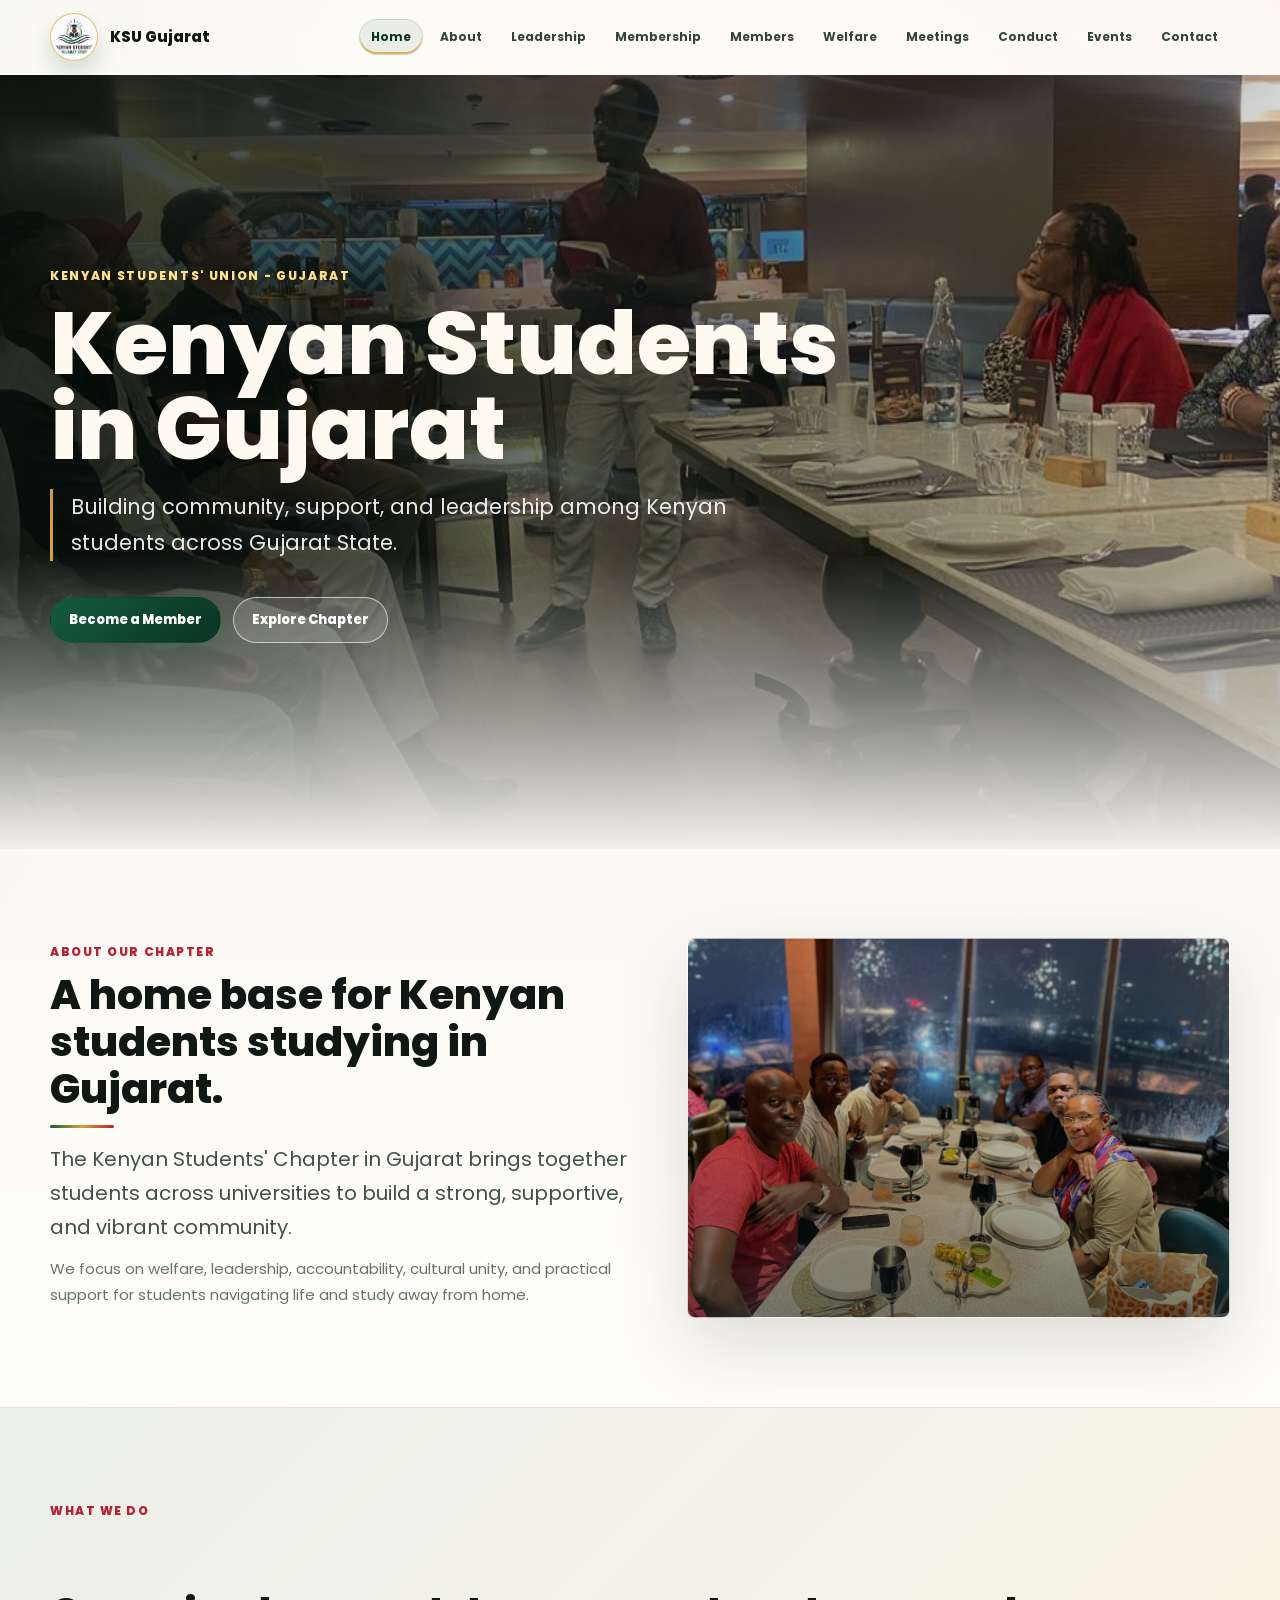
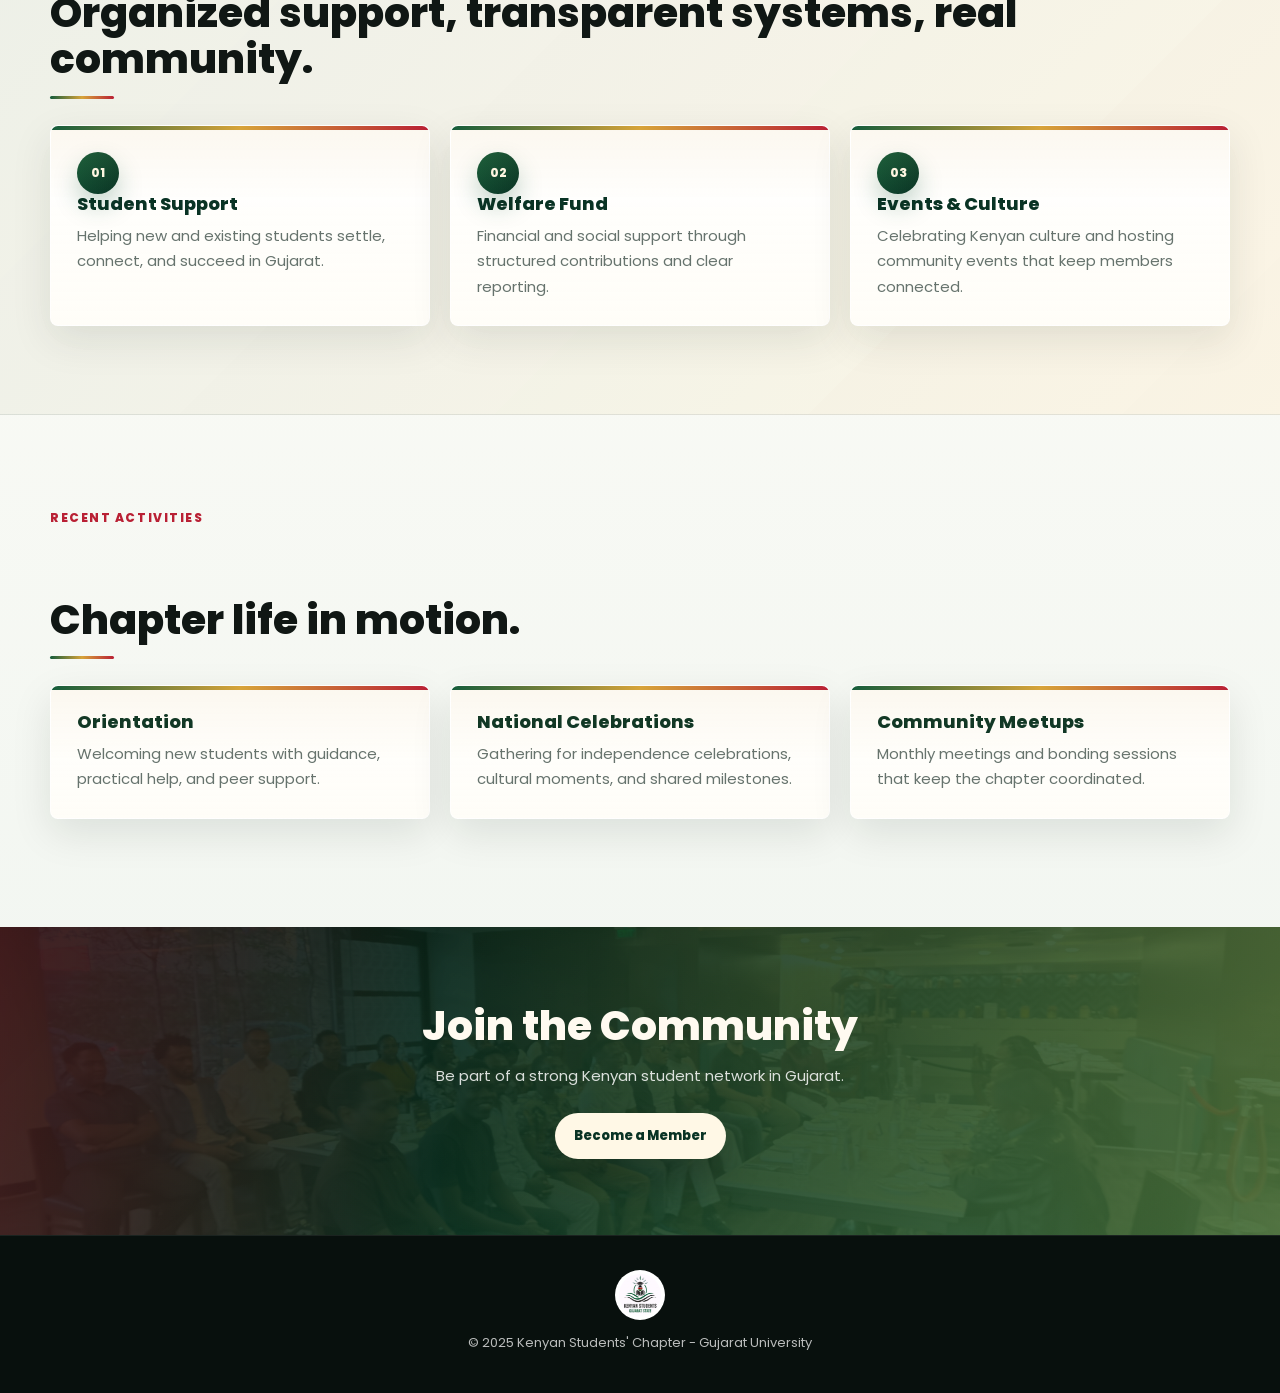
<file: index.html>
<!DOCTYPE html>
<html lang="en">
<head>
  <meta charset="UTF-8">
  <meta name="viewport" content="width=device-width, initial-scale=1.0">
  <link rel="preconnect" href="https://fonts.googleapis.com">
  <link rel="preconnect" href="https://fonts.gstatic.com" crossorigin>
  <link href="https://fonts.googleapis.com/css2?family=Poppins:wght@300;400;600;700;800&display=swap" rel="stylesheet">
  <link rel="stylesheet" href="styles.css">
  <title>Kenyan Students Chapter Gujarat State (KSC Gujarat) | Official Website</title>
  <meta name="description" content="Official website of Kenyan Students Chapter Gujarat State (KSC Gujarat), supporting Kenyan students in Gujarat through leadership, welfare, events, and membership.">
  <meta name="keywords" content="Kenyan Students Chapter Gujarat State, KSC Gujarat, Kenyan students in Gujarat">
  <link rel="canonical" href="https://kscgujarat.com/">
  <meta property="og:title" content="Kenyan Students Chapter Gujarat State (KSC Gujarat)">
  <meta property="og:description" content="Official website of Kenyan Students Chapter Gujarat State (KSC Gujarat), supporting Kenyan students in Gujarat through leadership, welfare, events, and membership.">
  <meta property="og:url" content="https://kscgujarat.com/">
  <meta property="og:type" content="website">
  <meta property="og:image" content="https://kscgujarat.com/images/logo.jpeg">
  <meta property="og:site_name" content="Kenyan Students Chapter Gujarat State (KSC Gujarat)">
  <meta name="twitter:card" content="summary">
  <meta name="twitter:title" content="Kenyan Students Chapter Gujarat State (KSC Gujarat)">
  <meta name="twitter:description" content="Official website of Kenyan Students Chapter Gujarat State (KSC Gujarat), supporting Kenyan students in Gujarat through leadership, welfare, events, and membership.">
  <meta name="twitter:image" content="https://kscgujarat.com/images/logo.jpeg">
  <link rel="icon" type="image/png" sizes="16x16" href="/favicon-16x16.png">
  <link rel="icon" type="image/png" sizes="32x32" href="/favicon-32x32.png">
  <link rel="apple-touch-icon" sizes="180x180" href="/apple-touch-icon.png">
  <script type="application/ld+json">
  {
    "@context": "https://schema.org",
    "@type": "Organization",
    "name": "Kenyan Students Chapter Gujarat State",
    "alternateName": "KSC Gujarat",
    "url": "https://kscgujarat.com",
    "logo": "https://kscgujarat.com/images/logo.jpeg"
  }
  </script>
</head>
<body>

<nav class="navbar">
  <div class="nav-container">
    <a href="index.html" class="brand">
      <img src="images/logo.jpeg" class="logo" alt="KSU Gujarat Logo">
      <span>KSU Gujarat</span>
    </a>

    <div class="nav-links">
      <a href="index.html">Home</a>
      <a href="about.html">About</a>
      <a href="leadership.html">Leadership</a>
      <a href="membership.html">Membership</a>
      <a href="members.html">Members</a>
      <a href="welfare.html">Welfare</a>
      <a href="meetings.html">Meetings</a>
      <a href="conduct.html">Conduct</a>
      <a href="events.html">Events</a>
      <a href="contact.html">Contact</a>
    </div>
  </div>
</nav>

<section class="hero home-hero">
  <div class="overlay">
    <div>
      <span class="hero-kicker">Kenyan Students' Union - Gujarat</span>
      <h1>Kenyan Students in Gujarat</h1>
      <p>Building community, support, and leadership among Kenyan students across Gujarat State.</p>
      <div class="hero-actions">
        <a href="membership.html" class="btn">Become a Member</a>
        <a href="#about" class="btn secondary">Explore Chapter</a>
      </div>
    </div>
  </div>
</section>

<section id="about" class="section">
  <div class="content intro-panel">
    <div class="intro-copy">
      <span class="section-label">About Our Chapter</span>
      <h2>A home base for Kenyan students studying in Gujarat.</h2>
      <p class="lead">
        The Kenyan Students' Chapter in Gujarat brings together students across universities
        to build a strong, supportive, and vibrant community.
      </p>
      <p>
        We focus on welfare, leadership, accountability, cultural unity, and practical support
        for students navigating life and study away from home.
      </p>
    </div>
    <div class="feature-media home" aria-hidden="true"></div>
  </div>
</section>

<section class="section light">
  <div class="content">
    <span class="section-label">What We Do</span>
    <h2>Organized support, transparent systems, real community.</h2>

    <div class="grid">
      <div class="card">
        <span class="icon-badge">01</span>
        <h3>Student Support</h3>
        <p>Helping new and existing students settle, connect, and succeed in Gujarat.</p>
      </div>

      <div class="card">
        <span class="icon-badge">02</span>
        <h3>Welfare Fund</h3>
        <p>Financial and social support through structured contributions and clear reporting.</p>
      </div>

      <div class="card">
        <span class="icon-badge">03</span>
        <h3>Events & Culture</h3>
        <p>Celebrating Kenyan culture and hosting community events that keep members connected.</p>
      </div>
    </div>
  </div>
</section>

<section class="section">
  <div class="content">
    <span class="section-label">Recent Activities</span>
    <h2>Chapter life in motion.</h2>

    <div class="grid">
      <div class="card">
        <h3>Orientation</h3>
        <p>Welcoming new students with guidance, practical help, and peer support.</p>
      </div>

      <div class="card">
        <h3>National Celebrations</h3>
        <p>Gathering for independence celebrations, cultural moments, and shared milestones.</p>
      </div>

      <div class="card">
        <h3>Community Meetups</h3>
        <p>Monthly meetings and bonding sessions that keep the chapter coordinated.</p>
      </div>
    </div>
  </div>
</section>

<section class="cta">
  <h2>Join the Community</h2>
  <p>Be part of a strong Kenyan student network in Gujarat.</p>
  <a href="membership.html" class="btn">Become a Member</a>
</section>

<footer>
  <img src="images/logo.jpeg" class="footer-logo" alt="KSU Gujarat Logo">
  <p>&copy; 2025 Kenyan Students' Chapter - Gujarat University</p>
</footer>

<script src="script.js"></script>
</body>
</html>
</file>
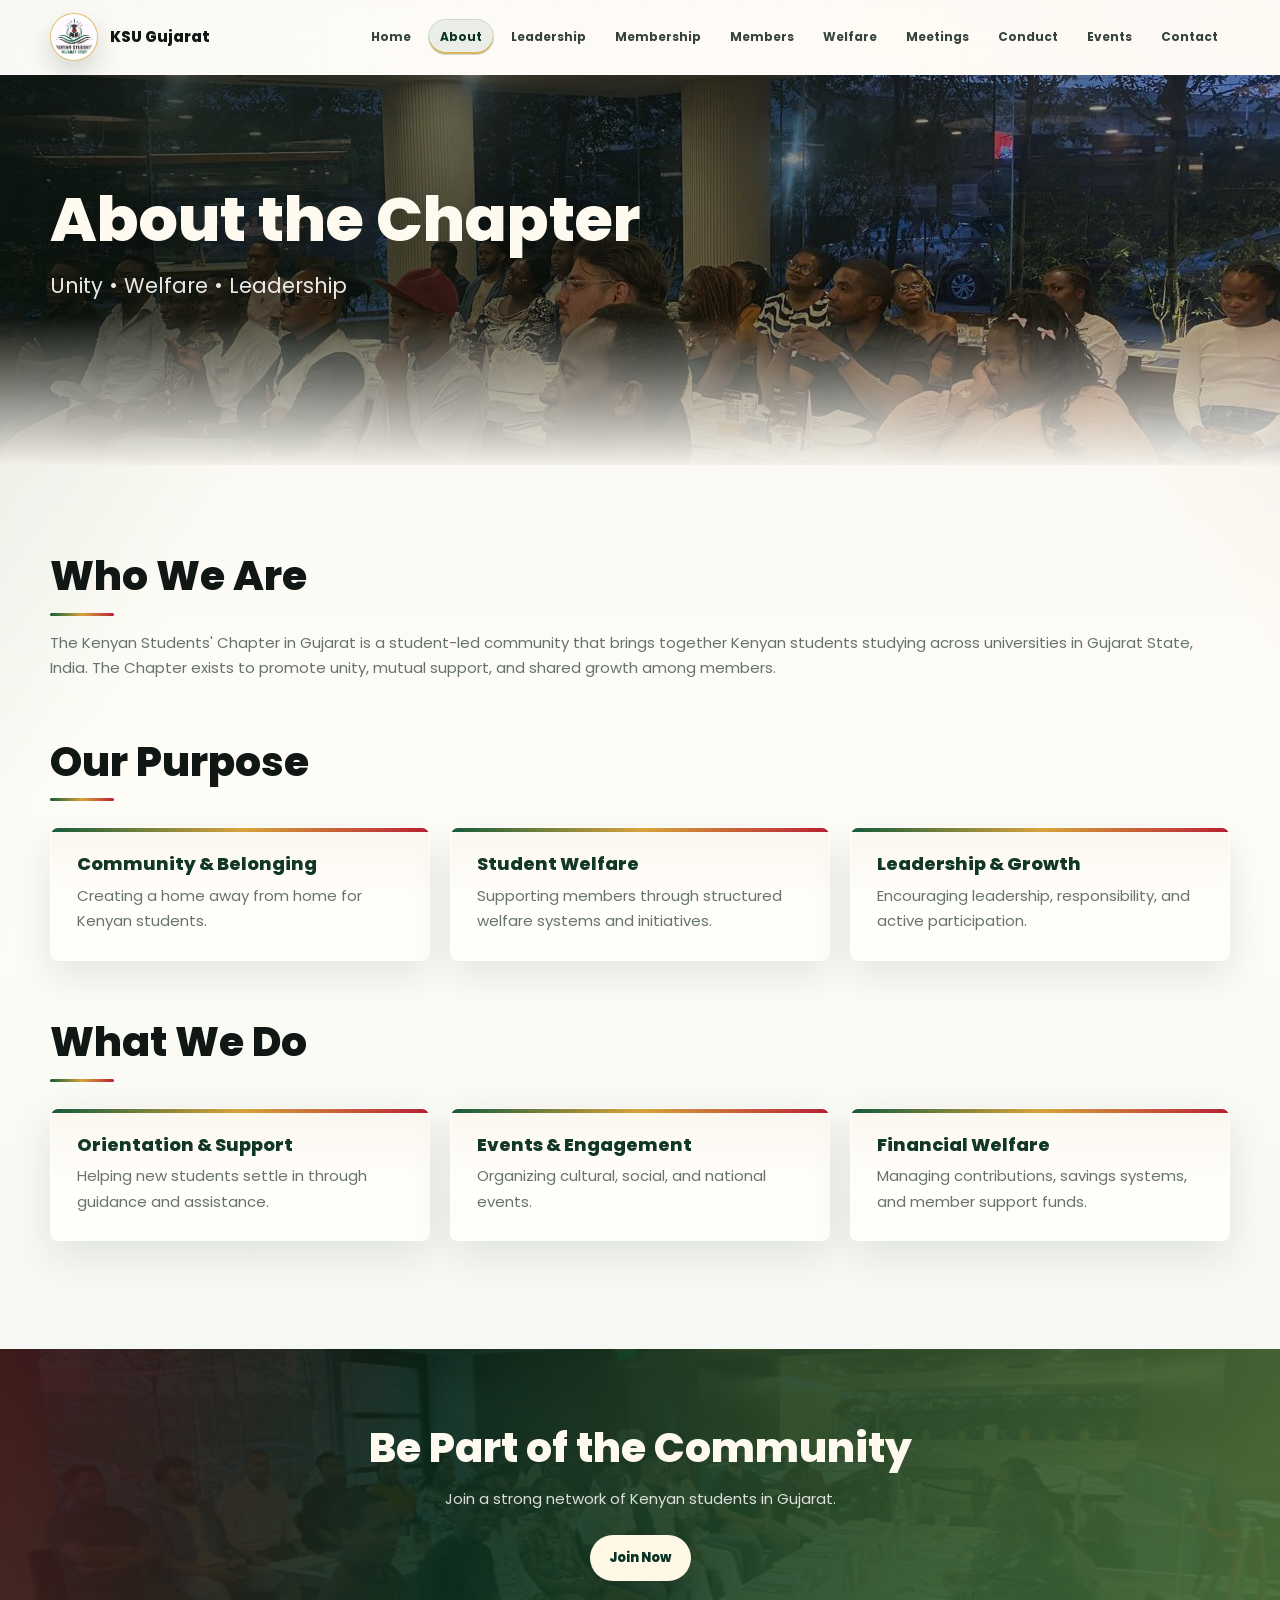
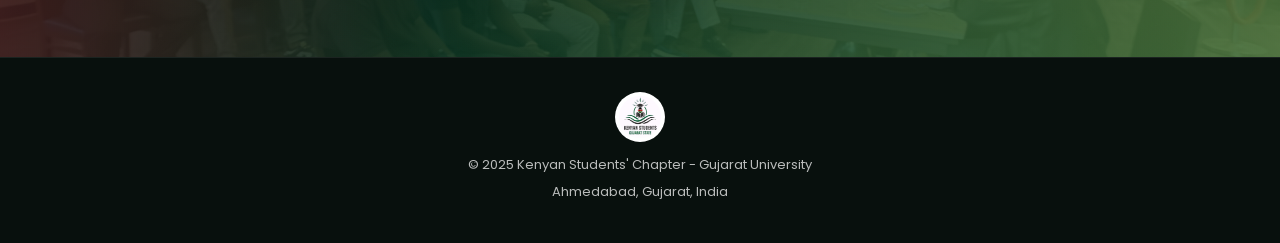
<file: about.html>
<!DOCTYPE html>
<html lang="en">
<head>
  <meta charset="UTF-8">
  <meta name="viewport" content="width=device-width, initial-scale=1.0">

  <!-- Google Font -->
  <link href="https://fonts.googleapis.com/css2?family=Poppins:wght@300;400;600&display=swap" rel="stylesheet">

  <!-- CSS -->
  <link rel="stylesheet" href="styles.css">

  <title>About | Kenyan Students Chapter Gujarat State (KSC Gujarat)</title>
  <meta name="description" content="Learn about Kenyan Students Chapter Gujarat State (KSC Gujarat), its mission, community role, and support for Kenyan students studying in Gujarat.">
  <meta name="keywords" content="about KSC Gujarat, Kenyan Students Chapter Gujarat State, Kenyan students in Gujarat">
  <link rel="canonical" href="https://kscgujarat.com/about.html">
  <meta property="og:title" content="About | Kenyan Students Chapter Gujarat State (KSC Gujarat)">
  <meta property="og:description" content="Learn about Kenyan Students Chapter Gujarat State (KSC Gujarat), its mission, community role, and support for Kenyan students studying in Gujarat.">
  <meta property="og:url" content="https://kscgujarat.com/about.html">
  <meta property="og:type" content="website">
  <meta property="og:image" content="https://kscgujarat.com/images/logo.jpeg">
  <meta property="og:site_name" content="Kenyan Students Chapter Gujarat State (KSC Gujarat)">
  <meta name="twitter:card" content="summary">
  <meta name="twitter:title" content="About | Kenyan Students Chapter Gujarat State (KSC Gujarat)">
  <meta name="twitter:description" content="Learn about Kenyan Students Chapter Gujarat State (KSC Gujarat), its mission, community role, and support for Kenyan students studying in Gujarat.">
  <meta name="twitter:image" content="https://kscgujarat.com/images/logo.jpeg">
  <link rel="icon" type="image/png" sizes="16x16" href="/favicon-16x16.png">
  <link rel="icon" type="image/png" sizes="32x32" href="/favicon-32x32.png">
  <link rel="apple-touch-icon" sizes="180x180" href="/apple-touch-icon.png">
</head>

<body>

<!-- NAVBAR -->
<nav class="navbar">
  <div class="nav-container">

    <!-- BRAND (CLICKABLE) -->
    <a href="index.html" class="brand">
      <img src="images/logo.jpeg" class="logo" alt="KSU Gujarat Logo">
      <span>KSU Gujarat</span>
    </a>

    <!-- NAV LINKS -->
    <div class="nav-links">
      <a href="index.html">Home</a>
      <a href="about.html">About</a>
      <a href="leadership.html">Leadership</a>
      <a href="membership.html">Membership</a>
      <a href="members.html">Members</a>
      <a href="welfare.html">Welfare</a>
      <a href="meetings.html">Meetings</a>
      <a href="conduct.html">Conduct</a>
      <a href="events.html">Events</a>
      <a href="contact.html">Contact</a>
    </div>

  </div>
</nav>

<!-- HERO -->
<section class="hero about-hero">
  <div class="overlay">
    <h1>About the Chapter</h1>
    <p>Unity &bull; Welfare &bull; Leadership</p>
  </div>
</section>

<!-- MAIN CONTENT -->
<section class="section">
  <div class="content">

    <h2>Who We Are</h2>
    <p>
      The Kenyan Students' Chapter in Gujarat is a student-led community that brings together Kenyan students 
      studying across universities in Gujarat State, India. The Chapter exists to promote unity, 
      mutual support, and shared growth among members.
    </p>

    <h2>Our Purpose</h2>

    <div class="grid">

      <div class="card">
        <h3>Community & Belonging</h3>
        <p>Creating a home away from home for Kenyan students.</p>
      </div>

      <div class="card">
        <h3>Student Welfare</h3>
        <p>Supporting members through structured welfare systems and initiatives.</p>
      </div>

      <div class="card">
        <h3>Leadership & Growth</h3>
        <p>Encouraging leadership, responsibility, and active participation.</p>
      </div>

    </div>

    <h2>What We Do</h2>

    <div class="grid">

      <div class="card">
        <h3>Orientation & Support</h3>
        <p>Helping new students settle in through guidance and assistance.</p>
      </div>

      <div class="card">
        <h3>Events & Engagement</h3>
        <p>Organizing cultural, social, and national events.</p>
      </div>

      <div class="card">
        <h3>Financial Welfare</h3>
        <p>Managing contributions, savings systems, and member support funds.</p>
      </div>

    </div>

  </div>
</section>

<!-- CTA -->
<section class="cta">
  <h2>Be Part of the Community</h2>
  <p>Join a strong network of Kenyan students in Gujarat.</p>
  <a href="membership.html" class="btn">Join Now</a>
</section>

<!-- FOOTER -->
<footer>
  <img src="images/logo.jpeg" class="footer-logo" alt="KSU Gujarat Logo">
  <p>&copy; 2025 Kenyan Students' Chapter - Gujarat University</p>
  <p>Ahmedabad, Gujarat, India</p>
</footer>

<!-- ACTIVE LINK SCRIPT -->
<script>
  const links = document.querySelectorAll(".nav-links a");
  const currentPage = window.location.pathname.split("/").pop();

  links.forEach(link => {
    const linkPage = link.getAttribute("href");

    if (linkPage === currentPage || (currentPage === "" && linkPage === "index.html")) {
      link.classList.add("active");
    }
  });
</script>

</body>
</html>
</file>
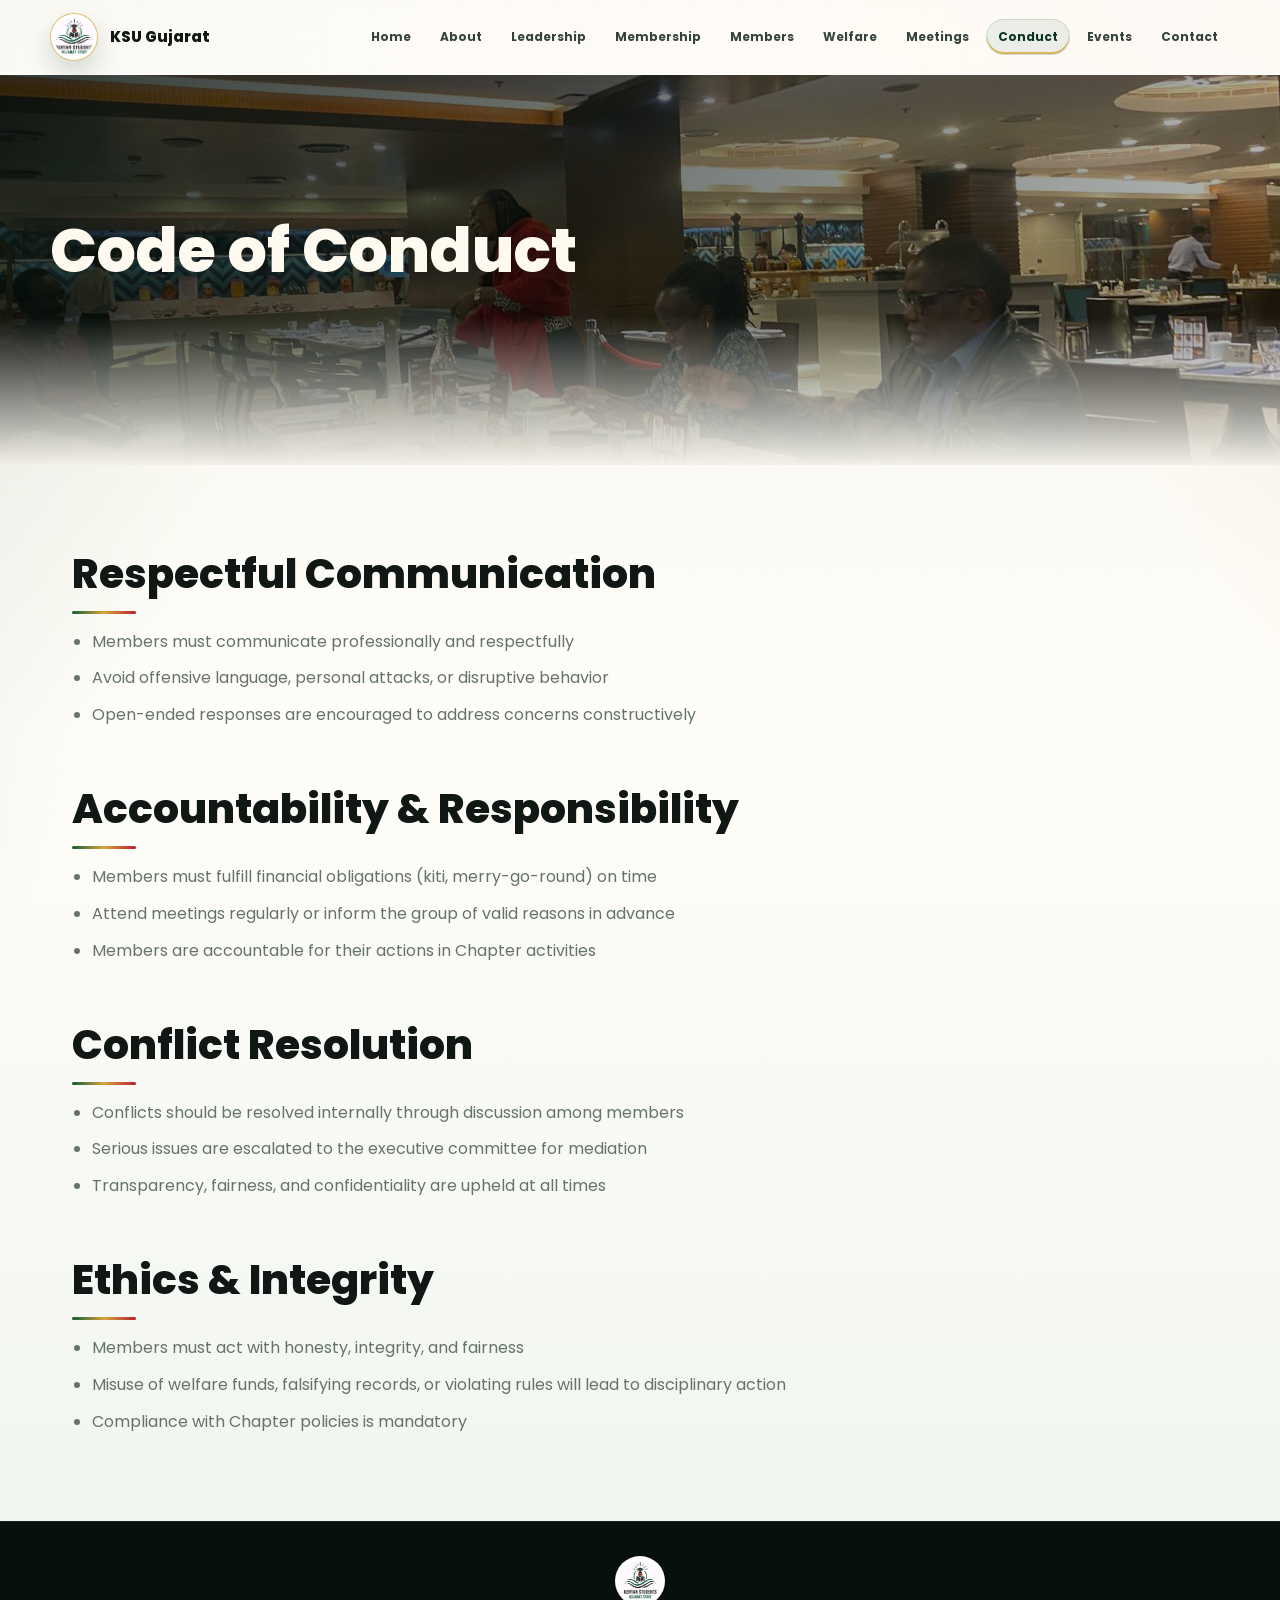
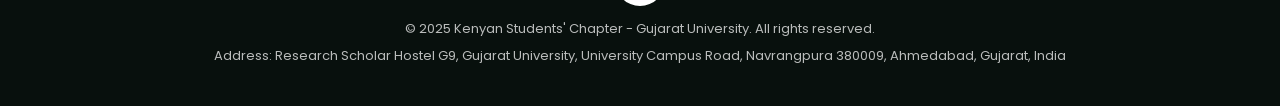
<file: conduct.html>
<!DOCTYPE html>
<html lang="en">
<head>
  <meta charset="UTF-8">
  <meta name="viewport" content="width=device-width, initial-scale=1.0">
  <link href="https://fonts.googleapis.com/css2?family=Poppins:wght@300;400;600&display=swap" rel="stylesheet">
  <title>Code of Conduct | Kenyan Students Chapter Gujarat State (KSC Gujarat)</title>
  <meta name="description" content="Read the code of conduct for members of Kenyan Students Chapter Gujarat State (KSC Gujarat) and the standards expected within the student community.">
  <meta name="keywords" content="KSC Gujarat code of conduct, Kenyan Students Chapter Gujarat State conduct, Kenyan student community Gujarat">
  <link rel="canonical" href="https://kscgujarat.com/conduct.html">
  <meta property="og:title" content="Code of Conduct | Kenyan Students Chapter Gujarat State (KSC Gujarat)">
  <meta property="og:description" content="Read the code of conduct for members of Kenyan Students Chapter Gujarat State (KSC Gujarat) and the standards expected within the student community.">
  <meta property="og:url" content="https://kscgujarat.com/conduct.html">
  <meta property="og:type" content="website">
  <meta property="og:image" content="https://kscgujarat.com/images/logo.jpeg">
  <meta property="og:site_name" content="Kenyan Students Chapter Gujarat State (KSC Gujarat)">
  <meta name="twitter:card" content="summary">
  <meta name="twitter:title" content="Code of Conduct | Kenyan Students Chapter Gujarat State (KSC Gujarat)">
  <meta name="twitter:description" content="Read the code of conduct for members of Kenyan Students Chapter Gujarat State (KSC Gujarat) and the standards expected within the student community.">
  <meta name="twitter:image" content="https://kscgujarat.com/images/logo.jpeg">
  <link rel="icon" type="image/png" sizes="16x16" href="/favicon-16x16.png">
  <link rel="icon" type="image/png" sizes="32x32" href="/favicon-32x32.png">
  <link rel="apple-touch-icon" sizes="180x180" href="/apple-touch-icon.png">
  <link rel="stylesheet" href="styles.css">
</head>
<body>

<!-- NAVBAR -->
<nav class="navbar">
  <div class="nav-container">

    <!-- BRAND -->
    <div class="brand">
      <img src="images/logo.jpeg" class="logo">
      <span>KSU Gujarat</span>
    </div>

    <!-- NAV LINKS -->
    <div class="nav-links">
      <a href="index.html">Home</a>
      <a href="about.html">About</a>
      <a href="leadership.html">Leadership</a>
      <a href="membership.html">Membership</a>
      <a href="members.html">Members</a>
      <a href="welfare.html">Welfare</a>
      <a href="meetings.html">Meetings</a>
      <a href="conduct.html">Conduct</a>
      <a href="events.html">Events</a>
      <a href="contact.html">Contact</a>
    </div>

  </div>
</nav>
<!-- HERO -->
<section class="hero conduct-hero">
  <div class="overlay">
    <h1>Code of Conduct</h1>
  </div>
</section>

<!-- CONTENT -->
<div class="content">

  <h2>Respectful Communication</h2>
  <ul>
    <li>Members must communicate professionally and respectfully</li>
    <li>Avoid offensive language, personal attacks, or disruptive behavior</li>
    <li>Open-ended responses are encouraged to address concerns constructively</li>
  </ul>

  <h2>Accountability & Responsibility</h2>
  <ul>
    <li>Members must fulfill financial obligations (kiti, merry-go-round) on time</li>
    <li>Attend meetings regularly or inform the group of valid reasons in advance</li>
    <li>Members are accountable for their actions in Chapter activities</li>
  </ul>

  <h2>Conflict Resolution</h2>
  <ul>
    <li>Conflicts should be resolved internally through discussion among members</li>
    <li>Serious issues are escalated to the executive committee for mediation</li>
    <li>Transparency, fairness, and confidentiality are upheld at all times</li>
  </ul>

  <h2>Ethics & Integrity</h2>
  <ul>
    <li>Members must act with honesty, integrity, and fairness</li>
    <li>Misuse of welfare funds, falsifying records, or violating rules will lead to disciplinary action</li>
    <li>Compliance with Chapter policies is mandatory</li>
  </ul>

</div>

<!-- FOOTER -->
<footer>
  <div class="footer-container">

    <img src="images/logo.jpeg" alt="Chapter Logo" class="footer-logo">

    <p>&copy; 2025 Kenyan Students' Chapter - Gujarat University. All rights reserved.</p>

    <p>
      Address: Research Scholar Hostel G9, Gujarat University, University Campus Road,
      Navrangpura 380009, Ahmedabad, Gujarat, India
    </p>

  </div>
</footer>

<script>
  const links = document.querySelectorAll(".nav-links a");
  const currentPage = window.location.pathname.split("/").pop();

  links.forEach(link => {
    const linkPage = link.getAttribute("href");

    if (linkPage === currentPage || (currentPage === "" && linkPage === "index.html")) {
      link.classList.add("active");
    }
  });
</script>

<script src="script.js"></script>
</body>
</html>
</file>
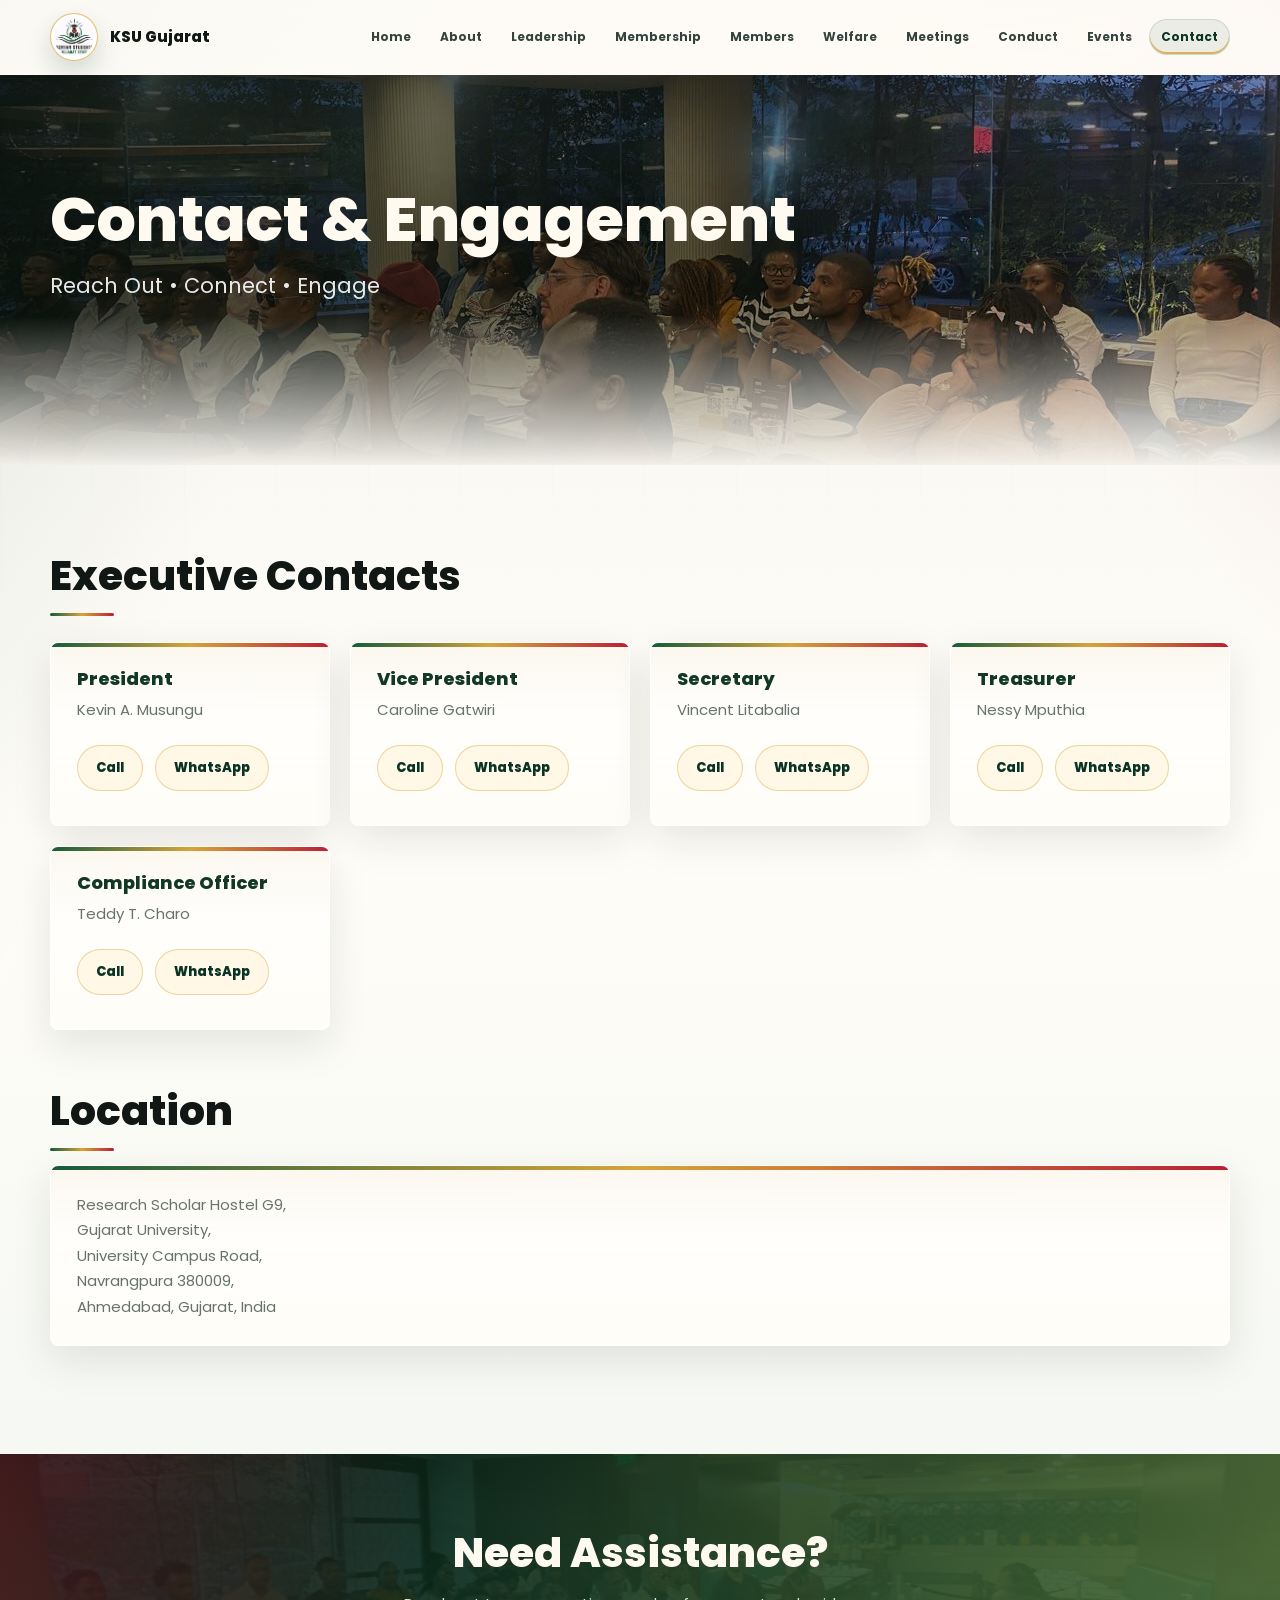
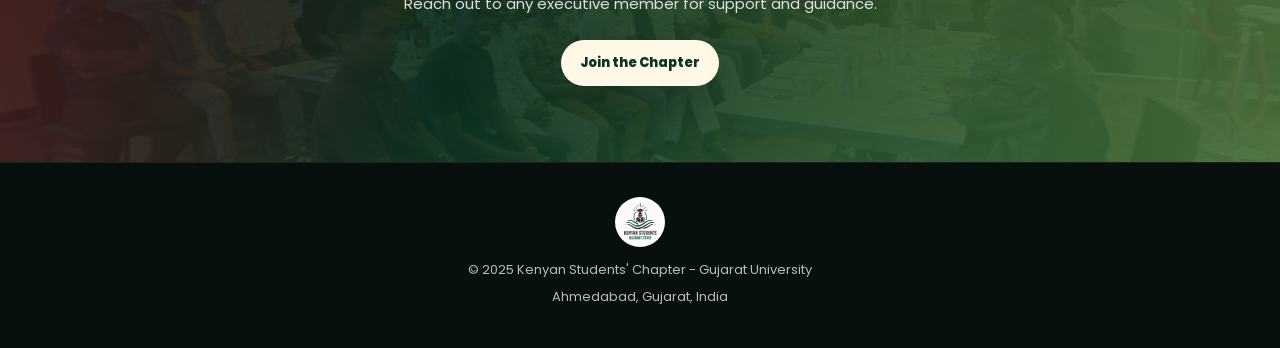
<file: contact.html>
<!DOCTYPE html>
<html lang="en">
<head>
  <meta charset="UTF-8">
  <meta name="viewport" content="width=device-width, initial-scale=1.0">

  <!-- Font -->
  <link href="https://fonts.googleapis.com/css2?family=Poppins:wght@300;400;600&display=swap" rel="stylesheet">

  <!-- CSS -->
  <link rel="stylesheet" href="styles.css">

  <title>Contact & Engagement | Kenyan Students Chapter Gujarat State (KSC Gujarat)</title>
  <meta name="description" content="Contact Kenyan Students Chapter Gujarat State (KSC Gujarat) leadership and connect with chapter representatives for support and engagement.">
  <meta name="keywords" content="contact KSC Gujarat, Kenyan Students Chapter Gujarat State, Kenyan student support Gujarat">
  <link rel="canonical" href="https://kscgujarat.com/contact.html">
  <meta property="og:title" content="Contact & Engagement | Kenyan Students Chapter Gujarat State (KSC Gujarat)">
  <meta property="og:description" content="Contact Kenyan Students Chapter Gujarat State (KSC Gujarat) leadership and connect with chapter representatives for support and engagement.">
  <meta property="og:url" content="https://kscgujarat.com/contact.html">
  <meta property="og:type" content="website">
  <meta property="og:image" content="https://kscgujarat.com/images/logo.jpeg">
  <meta property="og:site_name" content="Kenyan Students Chapter Gujarat State (KSC Gujarat)">
  <meta name="twitter:card" content="summary">
  <meta name="twitter:title" content="Contact & Engagement | Kenyan Students Chapter Gujarat State (KSC Gujarat)">
  <meta name="twitter:description" content="Contact Kenyan Students Chapter Gujarat State (KSC Gujarat) leadership and connect with chapter representatives for support and engagement.">
  <meta name="twitter:image" content="https://kscgujarat.com/images/logo.jpeg">
  <link rel="icon" type="image/png" sizes="16x16" href="/favicon-16x16.png">
  <link rel="icon" type="image/png" sizes="32x32" href="/favicon-32x32.png">
  <link rel="apple-touch-icon" sizes="180x180" href="/apple-touch-icon.png">
</head>

<body>

<!-- NAVBAR -->
<nav class="navbar">
  <div class="nav-container">

    <!-- BRAND -->
    <div class="brand">
      <img src="images/logo.jpeg" class="logo">
      <span>KSU Gujarat</span>
    </div>

    <!-- NAV LINKS -->
    <div class="nav-links">
      <a href="index.html">Home</a>
      <a href="about.html">About</a>
      <a href="leadership.html">Leadership</a>
      <a href="membership.html">Membership</a>
      <a href="members.html">Members</a>
      <a href="welfare.html">Welfare</a>
      <a href="meetings.html">Meetings</a>
      <a href="conduct.html">Conduct</a>
      <a href="events.html">Events</a>
      <a href="contact.html">Contact</a>
    </div>

  </div>
</nav>
<!-- HERO -->
<section class="hero contact-hero">
  <div class="overlay">
    <h1>Contact & Engagement</h1>
    <p>Reach Out &bull; Connect &bull; Engage</p>
  </div>
</section>

<!-- MAIN CONTENT -->
<section class="section">
  <div class="content">

    <h2>Executive Contacts</h2>

    <div class="contact-grid">

      <!-- PRESIDENT -->
      <div class="contact-card">
        <h3>President</h3>
        <p>Kevin A. Musungu</p>
        <a href="tel:+918758190696" class="contact-link">Call</a>
        <a href="https://wa.me/918758190696" class="contact-link">WhatsApp</a>
      </div>

      <!-- VICE -->
      <div class="contact-card">
        <h3>Vice President</h3>
        <p>Caroline Gatwiri</p>
        <a href="tel:+918460178756" class="contact-link">Call</a>
        <a href="https://wa.me/916356350948" class="contact-link">WhatsApp</a>
      </div>

      <!-- SECRETARY -->
      <div class="contact-card">
        <h3>Secretary</h3>
        <p>Vincent Litabalia</p>
        <a href="tel:+916356021104" class="contact-link">Call</a>
        <a href="https://wa.me/916356021104" class="contact-link">WhatsApp</a>
      </div>

      <!-- TREASURER -->
      <div class="contact-card">
        <h3>Treasurer</h3>
        <p>Nessy Mputhia</p>
        <a href="tel:+918238232969" class="contact-link">Call</a>
        <a href="https://wa.me/918238232969" class="contact-link">WhatsApp</a>
      </div>

      <!-- COMPLIANCE -->
      <div class="contact-card">
        <h3>Compliance Officer</h3>
        <p>Teddy T. Charo</p>
        <a href="tel:+919638705797" class="contact-link">Call</a>
        <a href="https://wa.me/919638705797" class="contact-link">WhatsApp</a>
      </div>

    </div>

    <h2>Location</h2>

    <div class="card">
      <p>
        Research Scholar Hostel G9,<br>
        Gujarat University,<br>
        University Campus Road,<br>
        Navrangpura 380009,<br>
        Ahmedabad, Gujarat, India
      </p>
    </div>

  </div>
</section>

<!-- CTA -->
<section class="cta">
  <h2>Need Assistance?</h2>
  <p>Reach out to any executive member for support and guidance.</p>
  <a href="membership.html" class="btn">Join the Chapter</a>
</section>

<!-- FOOTER -->
<footer>
  <img src="images/logo.jpeg" class="footer-logo">
  <p>&copy; 2025 Kenyan Students' Chapter - Gujarat University</p>
  <p>Ahmedabad, Gujarat, India</p>
</footer>

<script>
  const links = document.querySelectorAll(".nav-links a");
  const currentPage = window.location.pathname.split("/").pop();

  links.forEach(link => {
    const linkPage = link.getAttribute("href");

    if (linkPage === currentPage || (currentPage === "" && linkPage === "index.html")) {
      link.classList.add("active");
    }
  });
</script>

</body>
</html>
</file>
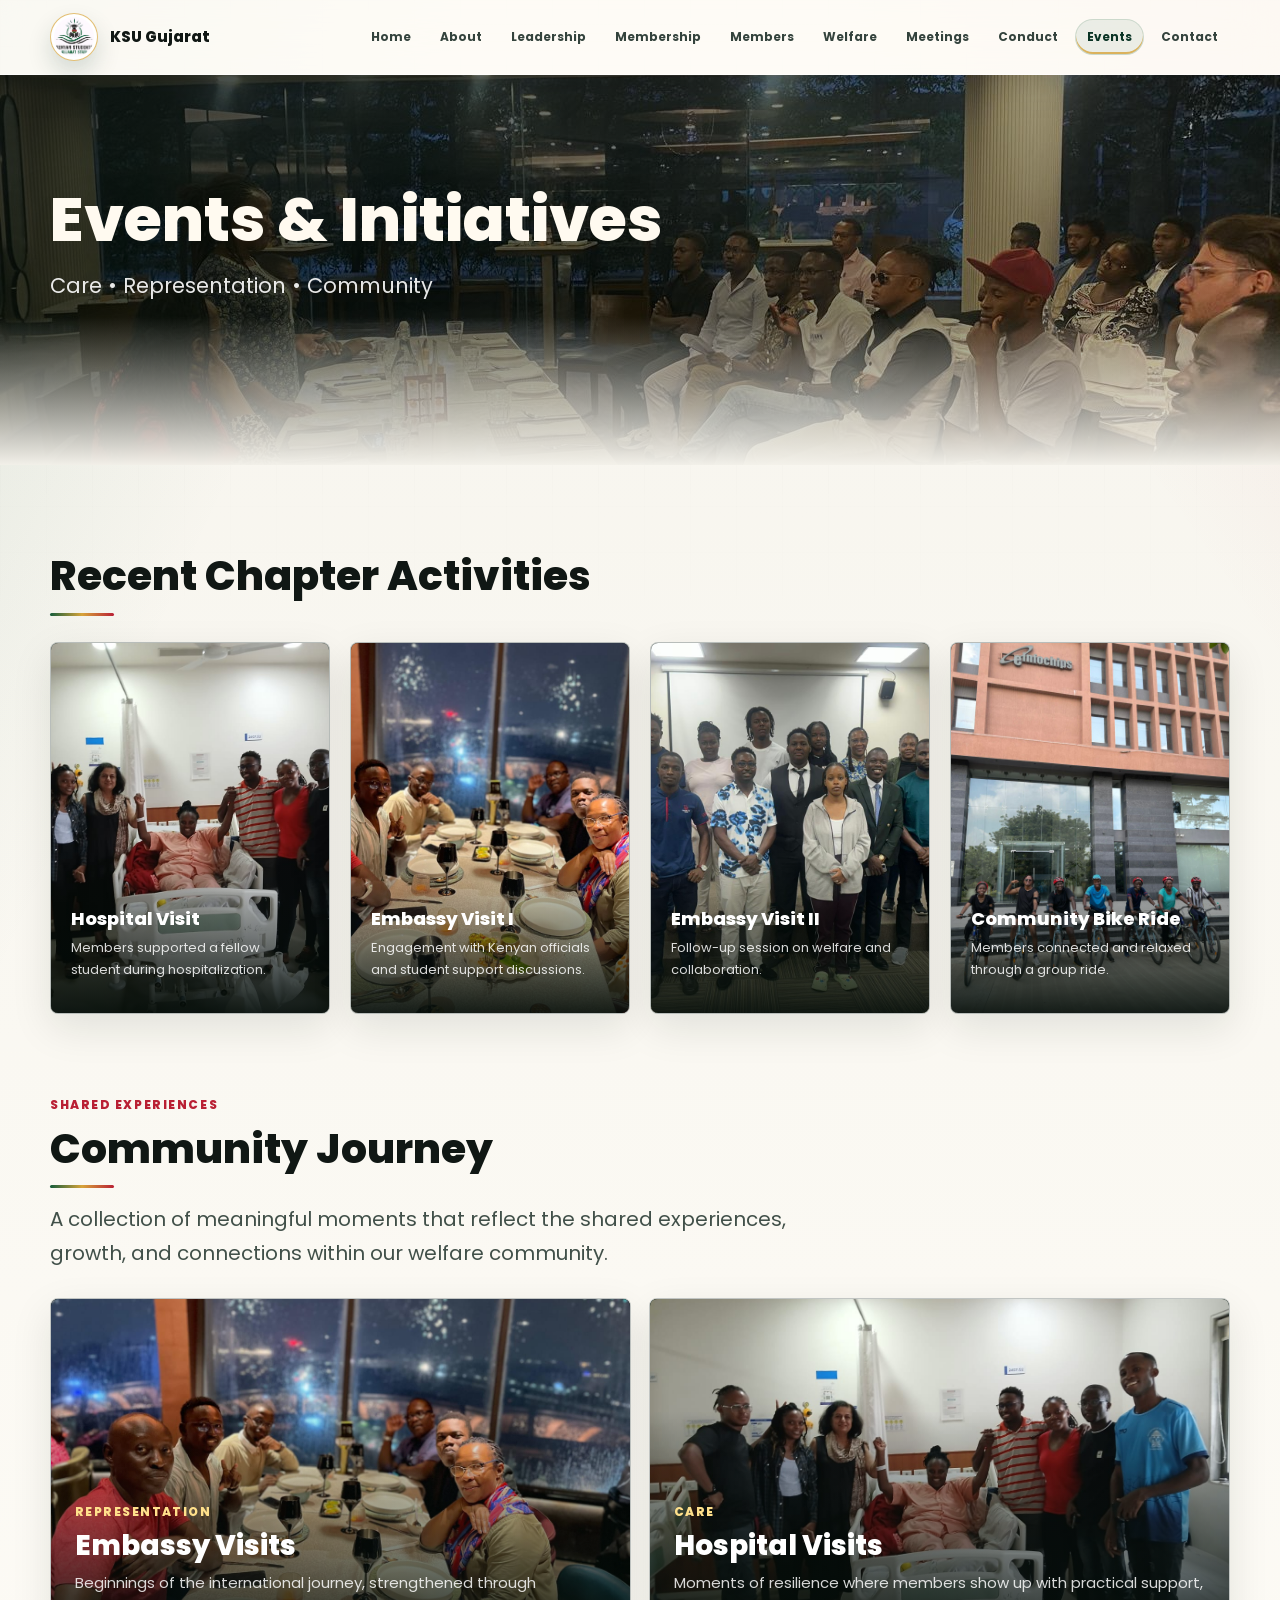
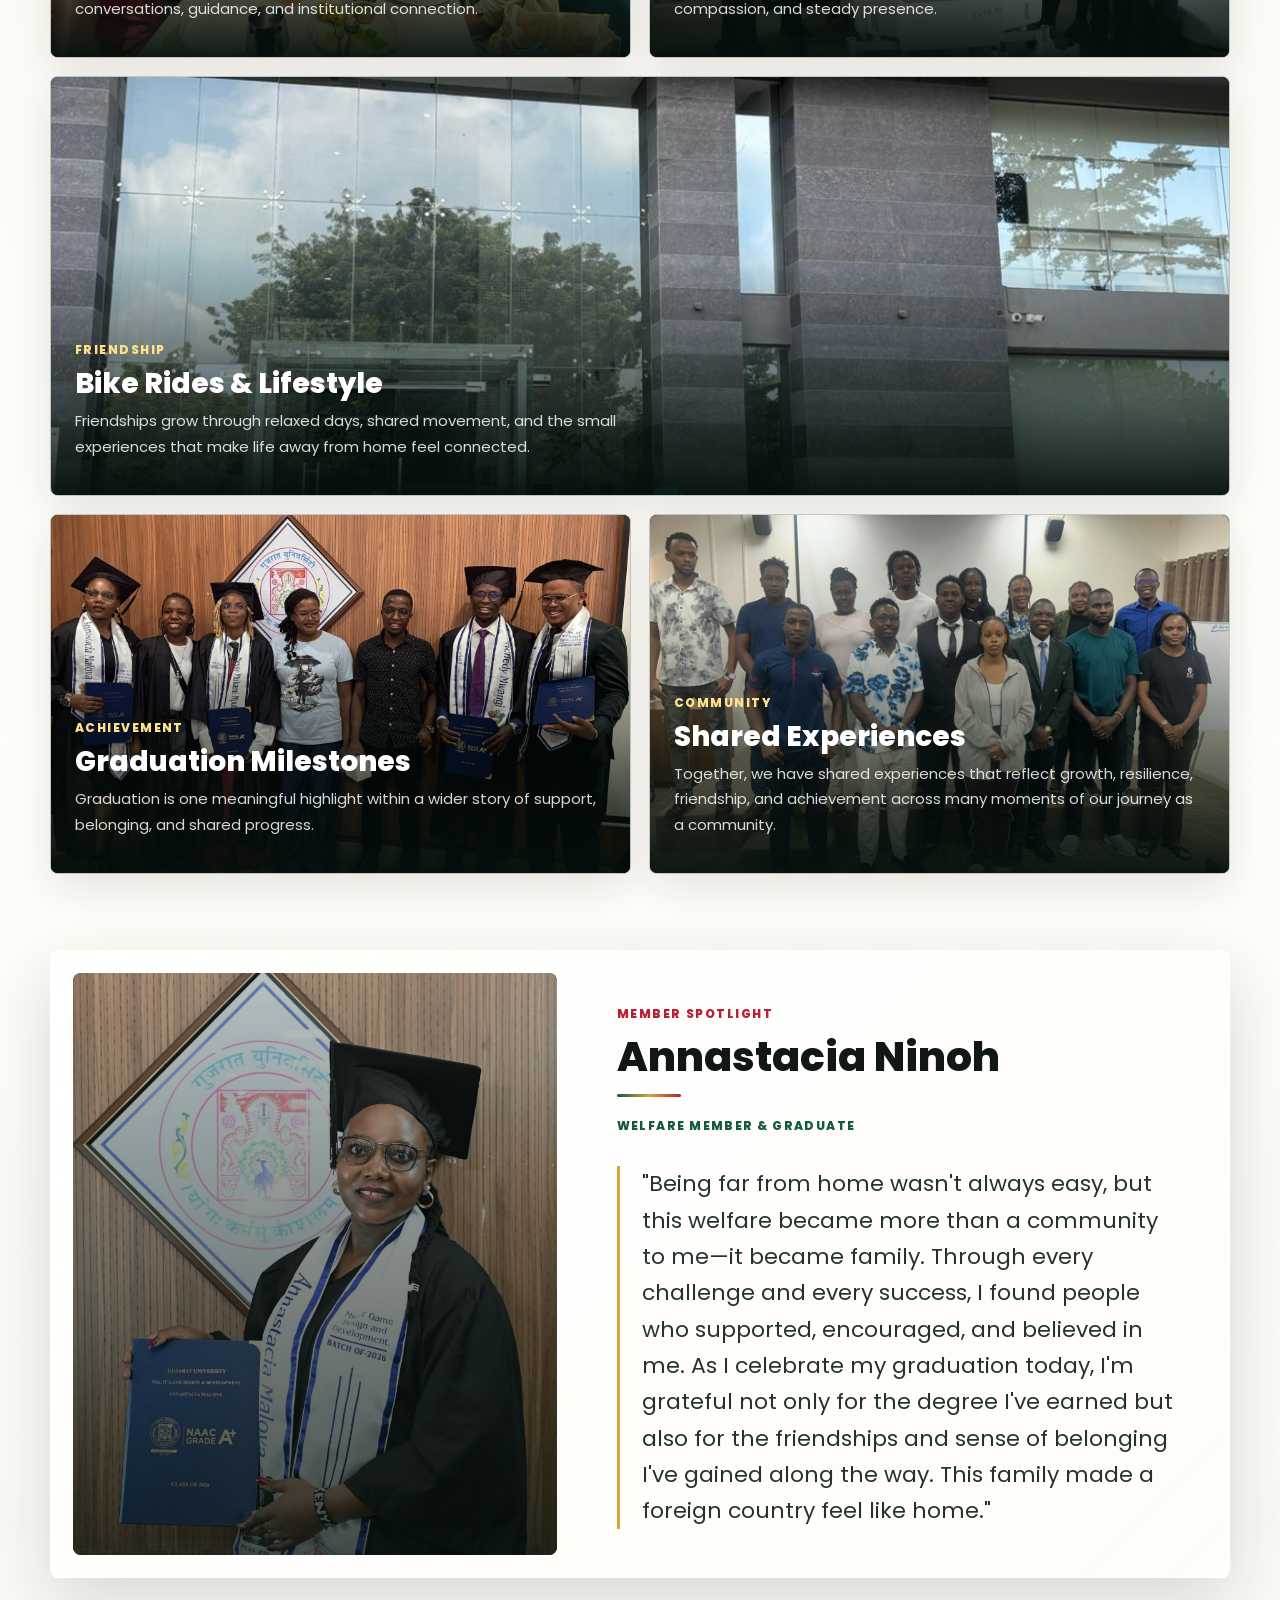
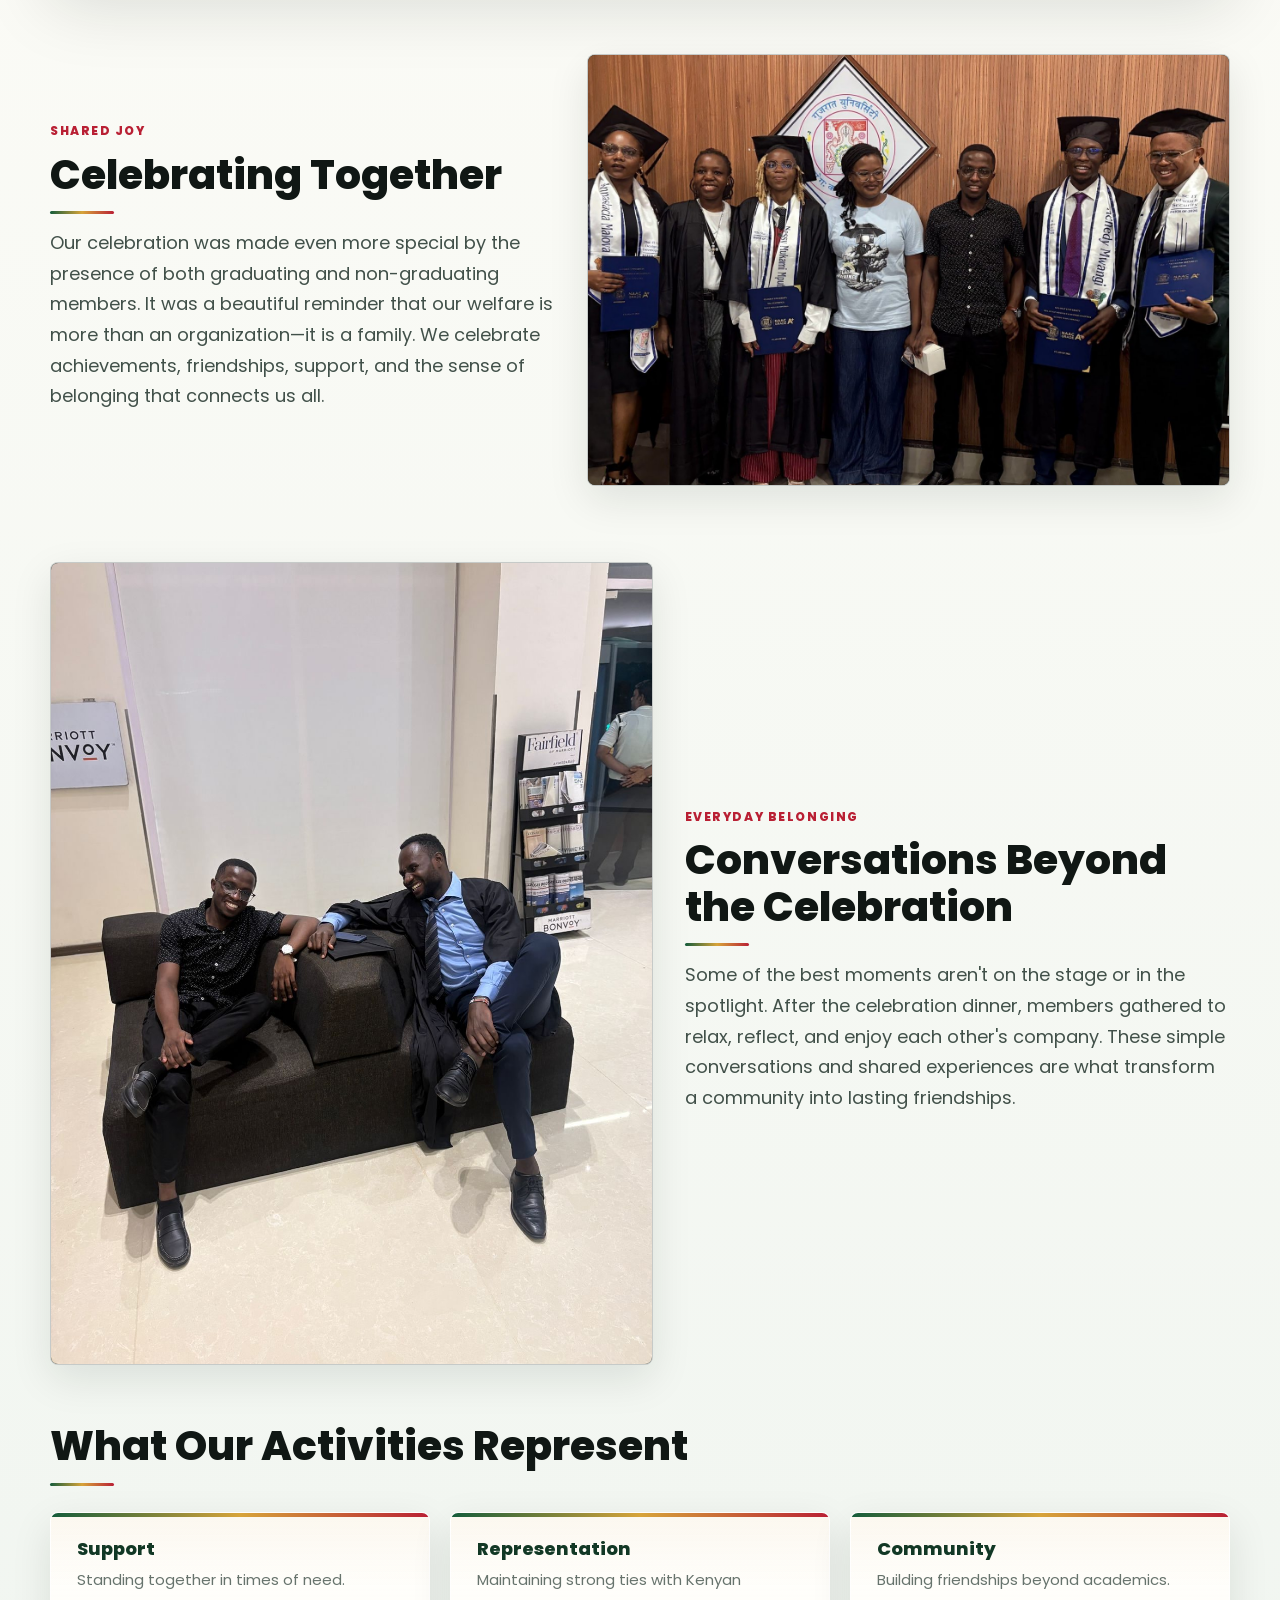
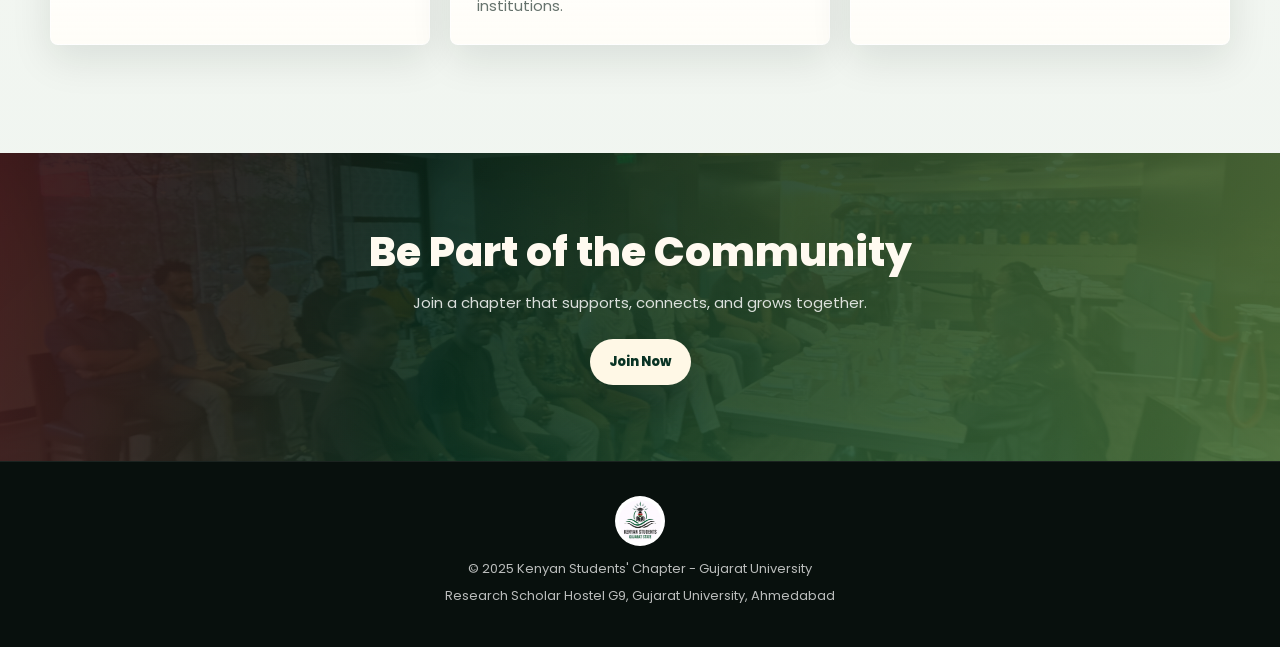
<file: events.html>
<!DOCTYPE html>
<html lang="en">
<head>
  <meta charset="UTF-8">
  <meta name="viewport" content="width=device-width, initial-scale=1.0">

  <!-- Google Font -->
  <link href="https://fonts.googleapis.com/css2?family=Poppins:wght@300;400;600&display=swap" rel="stylesheet">

  <!-- CSS -->
  <link rel="stylesheet" href="styles.css">

  <title>Events & Initiatives | Kenyan Students Chapter Gujarat State (KSC Gujarat)</title>
  <meta name="description" content="Explore events and initiatives organized by Kenyan Students Chapter Gujarat State (KSC Gujarat) for Kenyan students and the wider community.">
  <meta name="keywords" content="KSC Gujarat events, Kenyan Students Chapter Gujarat State initiatives, Kenyan students Gujarat events">
  <link rel="canonical" href="https://kscgujarat.com/events.html">
  <meta property="og:title" content="Events & Initiatives | Kenyan Students Chapter Gujarat State (KSC Gujarat)">
  <meta property="og:description" content="Explore events and initiatives organized by Kenyan Students Chapter Gujarat State (KSC Gujarat) for Kenyan students and the wider community.">
  <meta property="og:url" content="https://kscgujarat.com/events.html">
  <meta property="og:type" content="website">
  <meta property="og:image" content="https://kscgujarat.com/images/logo.jpeg">
  <meta property="og:site_name" content="Kenyan Students Chapter Gujarat State (KSC Gujarat)">
  <meta name="twitter:card" content="summary">
  <meta name="twitter:title" content="Events & Initiatives | Kenyan Students Chapter Gujarat State (KSC Gujarat)">
  <meta name="twitter:description" content="Explore events and initiatives organized by Kenyan Students Chapter Gujarat State (KSC Gujarat) for Kenyan students and the wider community.">
  <meta name="twitter:image" content="https://kscgujarat.com/images/logo.jpeg">
  <link rel="icon" type="image/png" sizes="16x16" href="/favicon-16x16.png">
  <link rel="icon" type="image/png" sizes="32x32" href="/favicon-32x32.png">
  <link rel="apple-touch-icon" sizes="180x180" href="/apple-touch-icon.png">
</head>

<body>

<!-- NAVBAR -->
<nav class="navbar">
  <div class="nav-container">

    <!-- BRAND -->
    <div class="brand">
      <img src="images/logo.jpeg" class="logo">
      <span>KSU Gujarat</span>
    </div>

    <!-- NAV LINKS -->
    <div class="nav-links">
      <a href="index.html">Home</a>
      <a href="about.html">About</a>
      <a href="leadership.html">Leadership</a>
      <a href="membership.html">Membership</a>
      <a href="members.html">Members</a>
      <a href="welfare.html">Welfare</a>
      <a href="meetings.html">Meetings</a>
      <a href="conduct.html">Conduct</a>
      <a href="events.html">Events</a>
      <a href="contact.html">Contact</a>
    </div>

  </div>
</nav>
<!-- HERO -->
<section class="hero events-hero">
  <div class="overlay">
    <h1>Events & Initiatives</h1>
    <p>Care &bull; Representation &bull; Community</p>
  </div>
</section>

<!-- MAIN CONTENT -->
<section class="section">
  <div class="content">

    <h2>Recent Chapter Activities</h2>

    <div class="events-grid">

      <!-- HOSPITAL -->
      <div class="event-card-modern">
        <img src="images/hospital.jpeg">
        <div class="event-overlay">
          <h3>Hospital Visit</h3>
          <p>Members supported a fellow student during hospitalization.</p>
        </div>
      </div>

      <!-- EMBASSY 1 -->
      <div class="event-card-modern">
        <img src="images/embassy1.jpeg">
        <div class="event-overlay">
          <h3>Embassy Visit I</h3>
          <p>Engagement with Kenyan officials and student support discussions.</p>
        </div>
      </div>

      <!-- EMBASSY 2 -->
      <div class="event-card-modern">
        <img src="images/embassy2.jpeg">
        <div class="event-overlay">
          <h3>Embassy Visit II</h3>
          <p>Follow-up session on welfare and collaboration.</p>
        </div>
      </div>

      <!-- BIKE RIDE -->
      <div class="event-card-modern">
        <img src="images/bikeride.jpeg">
        <div class="event-overlay">
          <h3>Community Bike Ride</h3>
          <p>Members connected and relaxed through a group ride.</p>
        </div>
      </div>

    </div>

    <section class="community-journey fade-in" aria-labelledby="community-journey-title">
      <div class="story-heading">
        <span class="section-label">Shared Experiences</span>
        <h2 id="community-journey-title">Community Journey</h2>
        <p class="lead">A collection of meaningful moments that reflect the shared experiences, growth, and connections within our welfare community.</p>
      </div>

      <div class="journey-timeline" aria-label="Community journey milestones">
        <article class="journey-moment">
          <div class="journey-image">
            <img src="images/embassy1.jpeg" alt="Kenyan students attending an embassy visit for representation and support" loading="lazy" decoding="async">
          </div>
          <div class="journey-copy">
            <span>Representation</span>
            <h3>Embassy Visits</h3>
            <p>Beginnings of the international journey, strengthened through conversations, guidance, and institutional connection.</p>
          </div>
        </article>

        <article class="journey-moment">
          <div class="journey-image">
            <img src="images/hospital.jpeg" alt="Community members visiting and supporting a fellow student in hospital" loading="lazy" decoding="async">
          </div>
          <div class="journey-copy">
            <span>Care</span>
            <h3>Hospital Visits</h3>
            <p>Moments of resilience where members show up with practical support, compassion, and steady presence.</p>
          </div>
        </article>

        <article class="journey-moment is-wide">
          <div class="journey-image">
            <img src="images/bikeride.jpeg" alt="Community members bonding during a group bike ride" loading="lazy" decoding="async">
          </div>
          <div class="journey-copy">
            <span>Friendship</span>
            <h3>Bike Rides & Lifestyle</h3>
            <p>Friendships grow through relaxed days, shared movement, and the small experiences that make life away from home feel connected.</p>
          </div>
        </article>

        <article class="journey-moment">
          <div class="journey-image">
            <img src="images/celebrating-together.jpeg" alt="Graduating and non-graduating members celebrating together as a community" loading="lazy" decoding="async">
          </div>
          <div class="journey-copy">
            <span>Achievement</span>
            <h3>Graduation Milestones</h3>
            <p>Graduation is one meaningful highlight within a wider story of support, belonging, and shared progress.</p>
          </div>
        </article>

        <article class="journey-moment">
          <div class="journey-image">
            <img src="images/embassy2.jpeg" alt="Community members gathered during a follow-up embassy session" loading="lazy" decoding="async">
          </div>
          <div class="journey-copy">
            <span>Community</span>
            <h3>Shared Experiences</h3>
            <p>Together, we have shared experiences that reflect growth, resilience, friendship, and achievement across many moments of our journey as a community.</p>
          </div>
        </article>
      </div>
    </section>

    <section class="member-spotlight fade-in" aria-labelledby="annastacia-title">
      <div class="spotlight-media">
        <img src="images/annastacia-ninoh.jpeg" alt="Portrait of Annastacia Ninoh, welfare member and graduate" loading="lazy" decoding="async">
      </div>
      <div class="spotlight-copy">
        <span class="section-label">Member Spotlight</span>
        <h2 id="annastacia-title">Annastacia Ninoh</h2>
        <p class="spotlight-role">Welfare Member &amp; Graduate</p>
        <blockquote>
          "Being far from home wasn't always easy, but this welfare became more than a community to me&mdash;it became family. Through every challenge and every success, I found people who supported, encouraged, and believed in me. As I celebrate my graduation today, I'm grateful not only for the degree I've earned but also for the friendships and sense of belonging I've gained along the way. This family made a foreign country feel like home."
        </blockquote>
      </div>
    </section>

    <section class="celebration-feature fade-in" aria-labelledby="celebrating-title">
      <div class="celebration-copy">
        <span class="section-label">Shared Joy</span>
        <h2 id="celebrating-title">Celebrating Together</h2>
        <p>Our celebration was made even more special by the presence of both graduating and non-graduating members. It was a beautiful reminder that our welfare is more than an organization&mdash;it is a family. We celebrate achievements, friendships, support, and the sense of belonging that connects us all.</p>
      </div>
      <div class="celebration-media">
        <img src="images/celebrating-together.jpeg" alt="Graduating and non-graduating members celebrating together" loading="lazy" decoding="async">
      </div>
    </section>

    <section class="community-moment fade-in" aria-labelledby="conversations-title">
      <div class="moment-media">
        <img src="images/conversations-beyond-celebration.jpeg" alt="Members relaxing and talking after dinner" loading="lazy" decoding="async">
      </div>
      <div class="moment-copy">
        <span class="section-label">Everyday Belonging</span>
        <h2 id="conversations-title">Conversations Beyond the Celebration</h2>
        <p>Some of the best moments aren't on the stage or in the spotlight. After the celebration dinner, members gathered to relax, reflect, and enjoy each other's company. These simple conversations and shared experiences are what transform a community into lasting friendships.</p>
      </div>
    </section>

    <h2>What Our Activities Represent</h2>

    <div class="grid">

      <div class="card">
        <h3>Support</h3>
        <p>Standing together in times of need.</p>
      </div>

      <div class="card">
        <h3>Representation</h3>
        <p>Maintaining strong ties with Kenyan institutions.</p>
      </div>

      <div class="card">
        <h3>Community</h3>
        <p>Building friendships beyond academics.</p>
      </div>

    </div>

  </div>
</section>

<!-- CTA -->
<section class="cta">
  <h2>Be Part of the Community</h2>
  <p>Join a chapter that supports, connects, and grows together.</p>
  <a href="membership.html" class="btn">Join Now</a>
</section>

<!-- FOOTER -->
<footer>
  <img src="images/logo.jpeg" class="footer-logo">
  <p>&copy; 2025 Kenyan Students' Chapter - Gujarat University</p>
  <p>Research Scholar Hostel G9, Gujarat University, Ahmedabad</p>
</footer>

<script>
  const links = document.querySelectorAll(".nav-links a");
  const currentPage = window.location.pathname.split("/").pop();

  links.forEach(link => {
    const linkPage = link.getAttribute("href");

    if (linkPage === currentPage || (currentPage === "" && linkPage === "index.html")) {
      link.classList.add("active");
    }
  });

  const faders = document.querySelectorAll(".fade-in");

  if ("IntersectionObserver" in window) {
    const appearOnScroll = new IntersectionObserver(
      (entries, observer) => {
        entries.forEach((entry) => {
          if (!entry.isIntersecting) return;
          entry.target.classList.add("show");
          observer.unobserve(entry.target);
        });
      },
      { threshold: 0.18 }
    );

    faders.forEach((fader) => appearOnScroll.observe(fader));
  } else {
    faders.forEach((fader) => fader.classList.add("show"));
  }
</script>

</body>
</html>
</file>
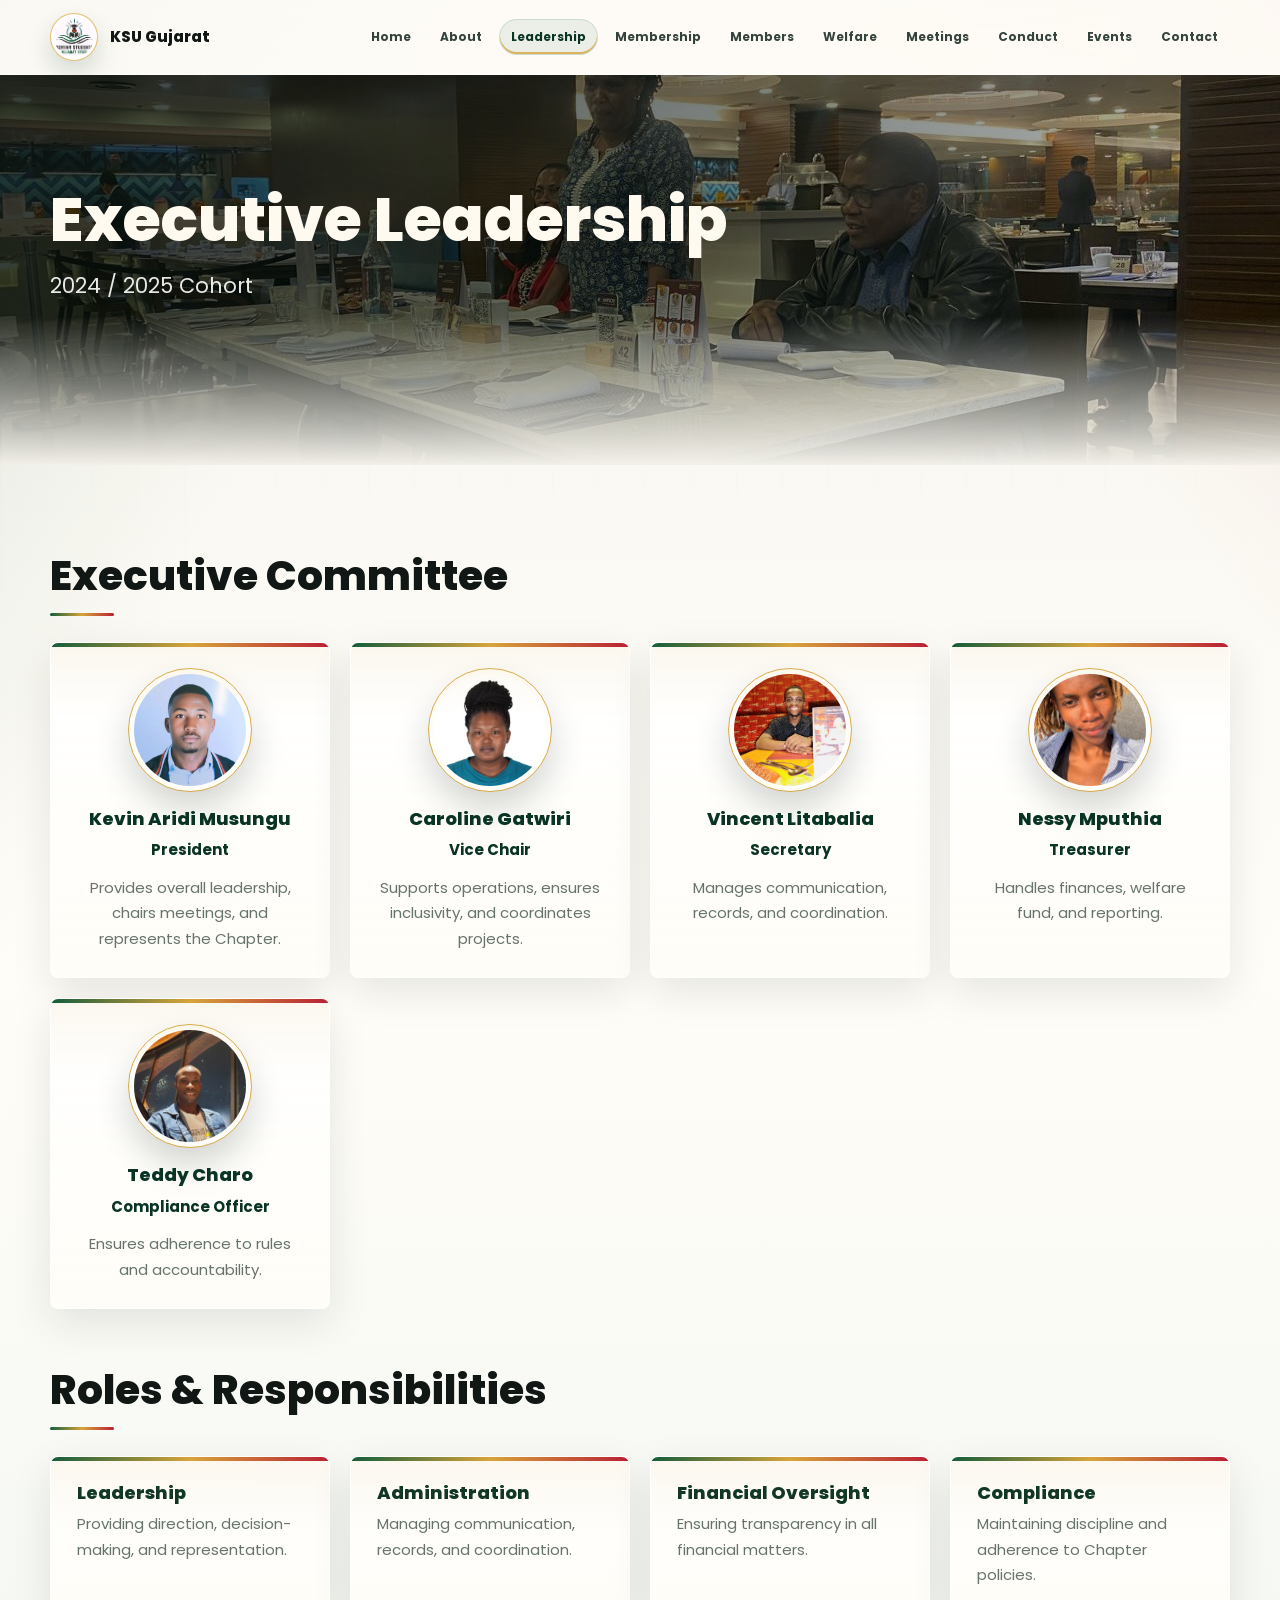
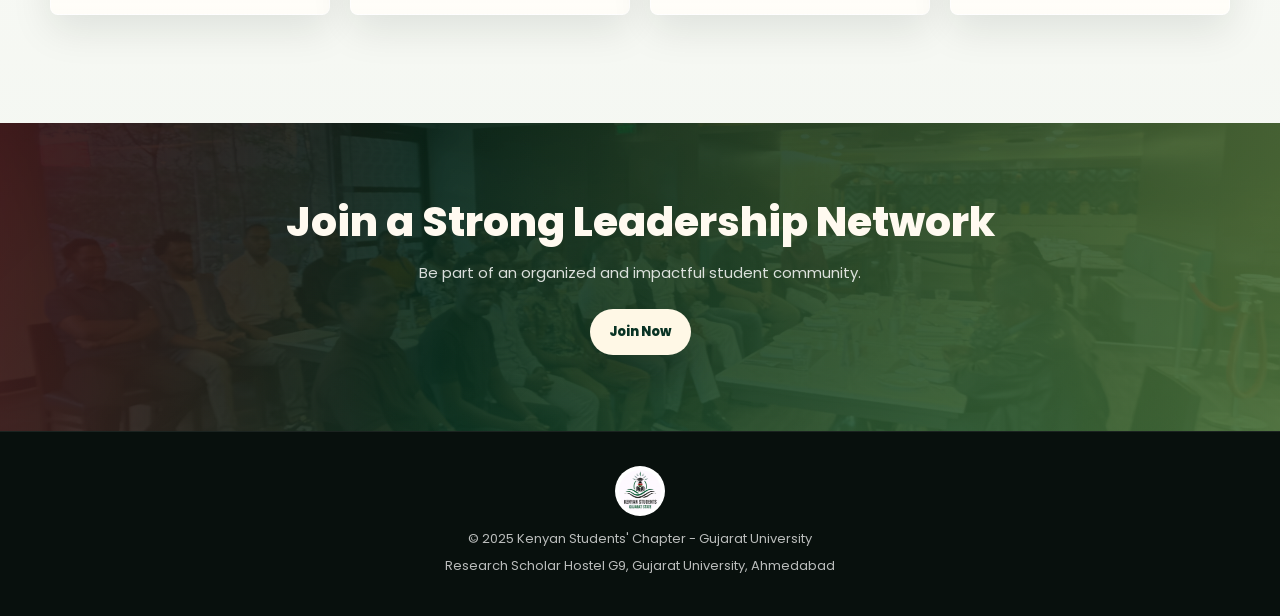
<file: leadership.html>
<!DOCTYPE html>
<html lang="en">
<head>
  <meta charset="UTF-8">
  <meta name="viewport" content="width=device-width, initial-scale=1.0">

  <!-- Google Font -->
  <link href="https://fonts.googleapis.com/css2?family=Poppins:wght@300;400;600&display=swap" rel="stylesheet">

  <!-- CSS -->
  <link rel="stylesheet" href="styles.css">

  <title>Leadership | Kenyan Students Chapter Gujarat State (KSC Gujarat)</title>
  <meta name="description" content="Meet the leadership team of Kenyan Students Chapter Gujarat State (KSC Gujarat) and the student representatives serving Kenyan students in Gujarat.">
  <meta name="keywords" content="KSC Gujarat leadership, Kenyan Students Chapter Gujarat State, Kenyan student leaders Gujarat">
  <link rel="canonical" href="https://kscgujarat.com/leadership.html">
  <meta property="og:title" content="Leadership | Kenyan Students Chapter Gujarat State (KSC Gujarat)">
  <meta property="og:description" content="Meet the leadership team of Kenyan Students Chapter Gujarat State (KSC Gujarat) and the student representatives serving Kenyan students in Gujarat.">
  <meta property="og:url" content="https://kscgujarat.com/leadership.html">
  <meta property="og:type" content="website">
  <meta property="og:image" content="https://kscgujarat.com/images/logo.jpeg">
  <meta property="og:site_name" content="Kenyan Students Chapter Gujarat State (KSC Gujarat)">
  <meta name="twitter:card" content="summary">
  <meta name="twitter:title" content="Leadership | Kenyan Students Chapter Gujarat State (KSC Gujarat)">
  <meta name="twitter:description" content="Meet the leadership team of Kenyan Students Chapter Gujarat State (KSC Gujarat) and the student representatives serving Kenyan students in Gujarat.">
  <meta name="twitter:image" content="https://kscgujarat.com/images/logo.jpeg">
  <link rel="icon" type="image/png" sizes="16x16" href="/favicon-16x16.png">
  <link rel="icon" type="image/png" sizes="32x32" href="/favicon-32x32.png">
  <link rel="apple-touch-icon" sizes="180x180" href="/apple-touch-icon.png">
</head>

<body>

<!-- NAVBAR -->
<nav class="navbar">
  <div class="nav-container">

    <!-- BRAND -->
    <div class="brand">
      <img src="images/logo.jpeg" class="logo">
      <span>KSU Gujarat</span>
    </div>

    <!-- NAV LINKS -->
    <div class="nav-links">
      <a href="index.html">Home</a>
      <a href="about.html">About</a>
      <a href="leadership.html">Leadership</a>
      <a href="membership.html">Membership</a>
      <a href="members.html">Members</a>
      <a href="welfare.html">Welfare</a>
      <a href="meetings.html">Meetings</a>
      <a href="conduct.html">Conduct</a>
      <a href="events.html">Events</a>
      <a href="contact.html">Contact</a>
    </div>

  </div>
</nav>
<!-- HERO -->
<section class="hero leadership-hero">
  <div class="overlay">
    <h1>Executive Leadership</h1>
    <p>2024 / 2025 Cohort</p>
  </div>
</section>

<!-- MAIN CONTENT -->
<section class="section">
  <div class="content">

    <h2>Executive Committee</h2>

    <div class="grid">

      <div class="card profile-card">
        <img src="images/kevin.jpeg" class="profile-img">
        <h3>Kevin Aridi Musungu</h3>
        <p><strong>President</strong></p>
        <p>Provides overall leadership, chairs meetings, and represents the Chapter.</p>
      </div>

      <div class="card profile-card">
        <img src="images/caroline.jpeg" class="profile-img">
        <h3>Caroline Gatwiri</h3>
        <p><strong>Vice Chair</strong></p>
        <p>Supports operations, ensures inclusivity, and coordinates projects.</p>
      </div>

      <div class="card profile-card">
        <img src="images/vincent.jpeg" class="profile-img">
        <h3>Vincent Litabalia</h3>
        <p><strong>Secretary</strong></p>
        <p>Manages communication, records, and coordination.</p>
      </div>

      <div class="card profile-card">
        <img src="images/nessy.jpeg" class="profile-img">
        <h3>Nessy Mputhia</h3>
        <p><strong>Treasurer</strong></p>
        <p>Handles finances, welfare fund, and reporting.</p>
      </div>

      <div class="card profile-card">
        <img src="images/teddy.jpeg" class="profile-img">
        <h3>Teddy Charo</h3>
        <p><strong>Compliance Officer</strong></p>
        <p>Ensures adherence to rules and accountability.</p>
      </div>

    </div>

    <h2>Roles & Responsibilities</h2>

    <div class="grid">

      <div class="card">
        <h3>Leadership</h3>
        <p>Providing direction, decision-making, and representation.</p>
      </div>

      <div class="card">
        <h3>Administration</h3>
        <p>Managing communication, records, and coordination.</p>
      </div>

      <div class="card">
        <h3>Financial Oversight</h3>
        <p>Ensuring transparency in all financial matters.</p>
      </div>

      <div class="card">
        <h3>Compliance</h3>
        <p>Maintaining discipline and adherence to Chapter policies.</p>
      </div>

    </div>

  </div>
</section>

<!-- CTA -->
<section class="cta">
  <h2>Join a Strong Leadership Network</h2>
  <p>Be part of an organized and impactful student community.</p>
  <a href="membership.html" class="btn">Join Now</a>
</section>

<!-- FOOTER -->
<footer>
  <img src="images/logo.jpeg" class="footer-logo">
  <p>&copy; 2025 Kenyan Students' Chapter - Gujarat University</p>
  <p>Research Scholar Hostel G9, Gujarat University, Ahmedabad</p>
</footer>

<script>
  const links = document.querySelectorAll(".nav-links a");
  const currentPage = window.location.pathname.split("/").pop();

  links.forEach(link => {
    const linkPage = link.getAttribute("href");

    if (linkPage === currentPage || (currentPage === "" && linkPage === "index.html")) {
      link.classList.add("active");
    }
  });
</script>

</body>
</html>
</file>
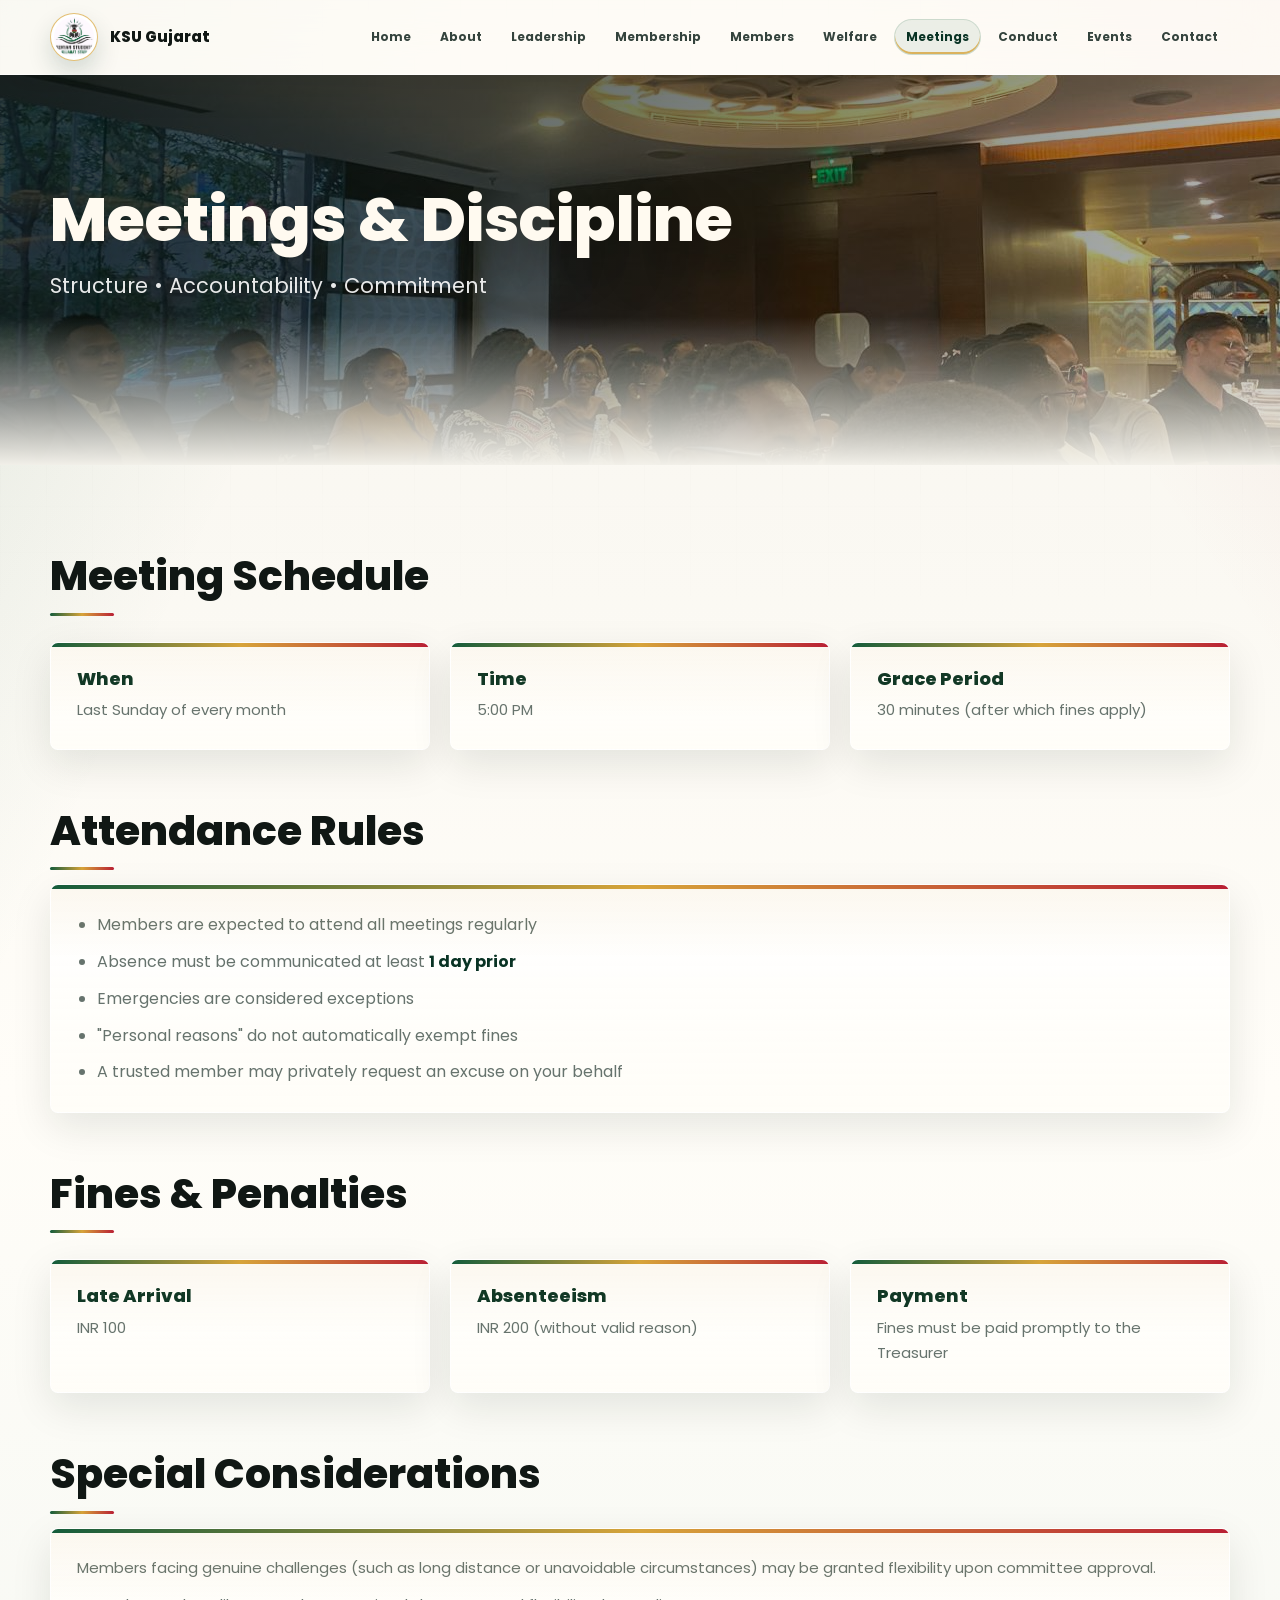
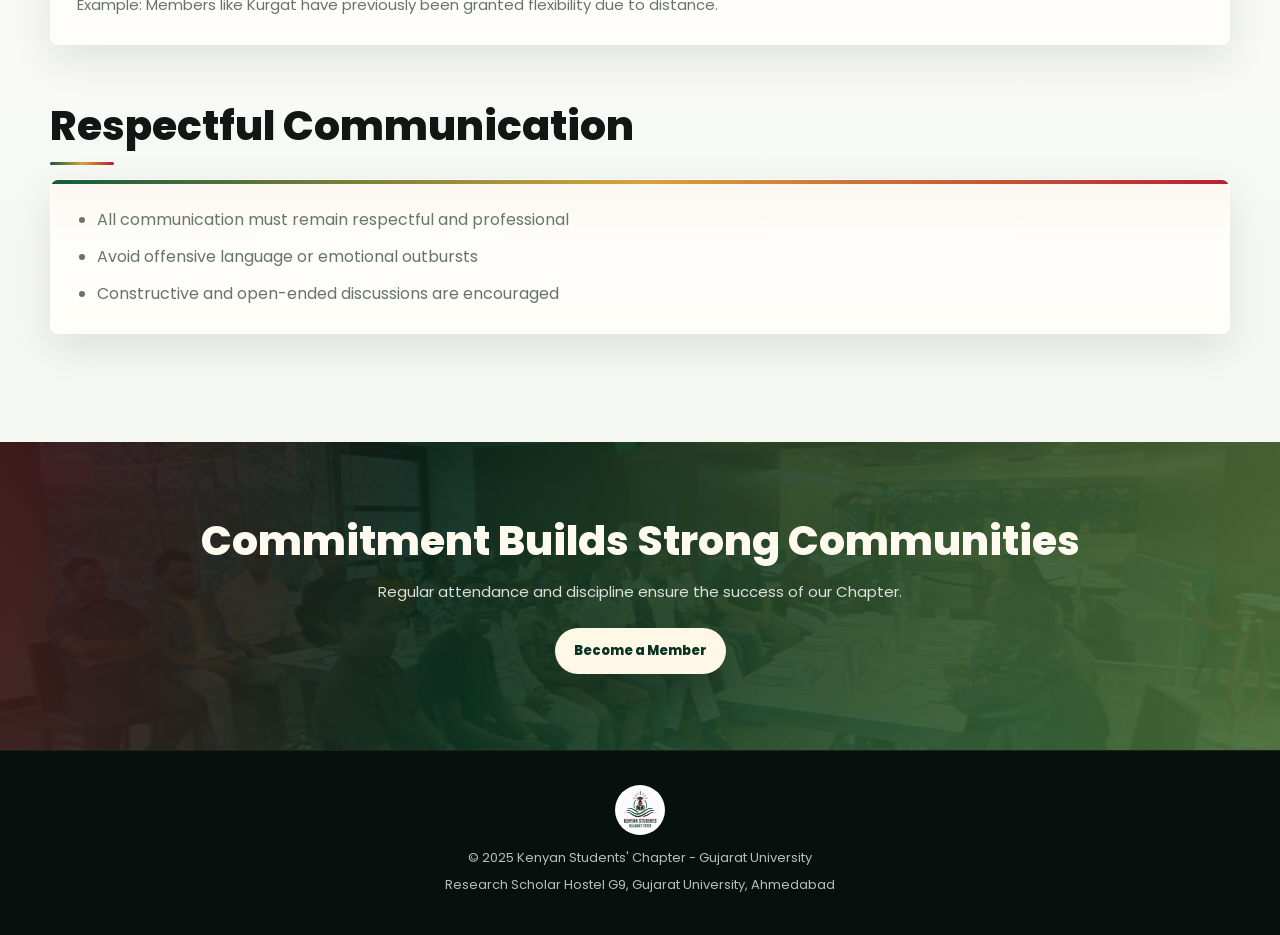
<file: meetings.html>
<!DOCTYPE html>
<html lang="en">
<head>
  <meta charset="UTF-8">
  <meta name="viewport" content="width=device-width, initial-scale=1.0">

  <!-- Google Font -->
  <link href="https://fonts.googleapis.com/css2?family=Poppins:wght@300;400;600&display=swap" rel="stylesheet">

  <!-- CSS -->
  <link rel="stylesheet" href="styles.css">

  <title>Meetings, Attendance & Discipline | Kenyan Students Chapter Gujarat State (KSC Gujarat)</title>
  <meta name="description" content="View meeting, attendance, and discipline information for members of Kenyan Students Chapter Gujarat State (KSC Gujarat).">
  <meta name="keywords" content="KSC Gujarat meetings, Kenyan Students Chapter Gujarat State attendance, Kenyan student discipline Gujarat">
  <link rel="canonical" href="https://kscgujarat.com/meetings.html">
  <meta property="og:title" content="Meetings, Attendance & Discipline | Kenyan Students Chapter Gujarat State (KSC Gujarat)">
  <meta property="og:description" content="View meeting, attendance, and discipline information for members of Kenyan Students Chapter Gujarat State (KSC Gujarat).">
  <meta property="og:url" content="https://kscgujarat.com/meetings.html">
  <meta property="og:type" content="website">
  <meta property="og:image" content="https://kscgujarat.com/images/logo.jpeg">
  <meta property="og:site_name" content="Kenyan Students Chapter Gujarat State (KSC Gujarat)">
  <meta name="twitter:card" content="summary">
  <meta name="twitter:title" content="Meetings, Attendance & Discipline | Kenyan Students Chapter Gujarat State (KSC Gujarat)">
  <meta name="twitter:description" content="View meeting, attendance, and discipline information for members of Kenyan Students Chapter Gujarat State (KSC Gujarat).">
  <meta name="twitter:image" content="https://kscgujarat.com/images/logo.jpeg">
  <link rel="icon" type="image/png" sizes="16x16" href="/favicon-16x16.png">
  <link rel="icon" type="image/png" sizes="32x32" href="/favicon-32x32.png">
  <link rel="apple-touch-icon" sizes="180x180" href="/apple-touch-icon.png">
</head>

<body>

<!-- NAVBAR -->
<nav class="navbar">
  <div class="nav-container">

    <!-- BRAND -->
    <div class="brand">
      <img src="images/logo.jpeg" class="logo">
      <span>KSU Gujarat</span>
    </div>

    <!-- NAV LINKS -->
    <div class="nav-links">
      <a href="index.html">Home</a>
      <a href="about.html">About</a>
      <a href="leadership.html">Leadership</a>
      <a href="membership.html">Membership</a>
      <a href="members.html">Members</a>
      <a href="welfare.html">Welfare</a>
      <a href="meetings.html">Meetings</a>
      <a href="conduct.html">Conduct</a>
      <a href="events.html">Events</a>
      <a href="contact.html">Contact</a>
    </div>

  </div>
</nav>
<!-- HERO -->
<section class="hero meetings-hero">
  <div class="overlay">
    <h1>Meetings & Discipline</h1>
    <p>Structure &bull; Accountability &bull; Commitment</p>
  </div>
</section>

<!-- MAIN CONTENT -->
<section class="section">
  <div class="content">

    <h2>Meeting Schedule</h2>

    <div class="grid">
      <div class="card">
        <h3>When</h3>
        <p>Last Sunday of every month</p>
      </div>

      <div class="card">
        <h3>Time</h3>
        <p>5:00 PM</p>
      </div>

      <div class="card">
        <h3>Grace Period</h3>
        <p>30 minutes (after which fines apply)</p>
      </div>
    </div>

    <h2>Attendance Rules</h2>

    <div class="card">
      <ul>
        <li>Members are expected to attend all meetings regularly</li>
        <li>Absence must be communicated at least <strong>1 day prior</strong></li>
        <li>Emergencies are considered exceptions</li>
        <li>"Personal reasons" do not automatically exempt fines</li>
        <li>A trusted member may privately request an excuse on your behalf</li>
      </ul>
    </div>

    <h2>Fines & Penalties</h2>

    <div class="grid">

      <div class="card">
        <h3>Late Arrival</h3>
        <p>INR 100</p>
      </div>

      <div class="card">
        <h3>Absenteeism</h3>
        <p>INR 200 (without valid reason)</p>
      </div>

      <div class="card">
        <h3>Payment</h3>
        <p>Fines must be paid promptly to the Treasurer</p>
      </div>

    </div>

    <h2>Special Considerations</h2>

    <div class="card">
      <p>
        Members facing genuine challenges (such as long distance or unavoidable circumstances) 
        may be granted flexibility upon committee approval.
      </p>
      <p>
        Example: Members like Kurgat have previously been granted flexibility due to distance.
      </p>
    </div>

    <h2>Respectful Communication</h2>

    <div class="card">
      <ul>
        <li>All communication must remain respectful and professional</li>
        <li>Avoid offensive language or emotional outbursts</li>
        <li>Constructive and open-ended discussions are encouraged</li>
      </ul>
    </div>

  </div>
</section>

<!-- CTA -->
<section class="cta">
  <h2>Commitment Builds Strong Communities</h2>
  <p>Regular attendance and discipline ensure the success of our Chapter.</p>
  <a href="membership.html" class="btn">Become a Member</a>
</section>

<!-- FOOTER -->
<footer>
  <img src="images/logo.jpeg" class="footer-logo">
  <p>&copy; 2025 Kenyan Students' Chapter - Gujarat University</p>
  <p>Research Scholar Hostel G9, Gujarat University, Ahmedabad</p>
</footer>

<script>
  const links = document.querySelectorAll(".nav-links a");
  const currentPage = window.location.pathname.split("/").pop();

  links.forEach(link => {
    const linkPage = link.getAttribute("href");

    if (linkPage === currentPage || (currentPage === "" && linkPage === "index.html")) {
      link.classList.add("active");
    }
  });
</script>

</body>
</html>
</file>
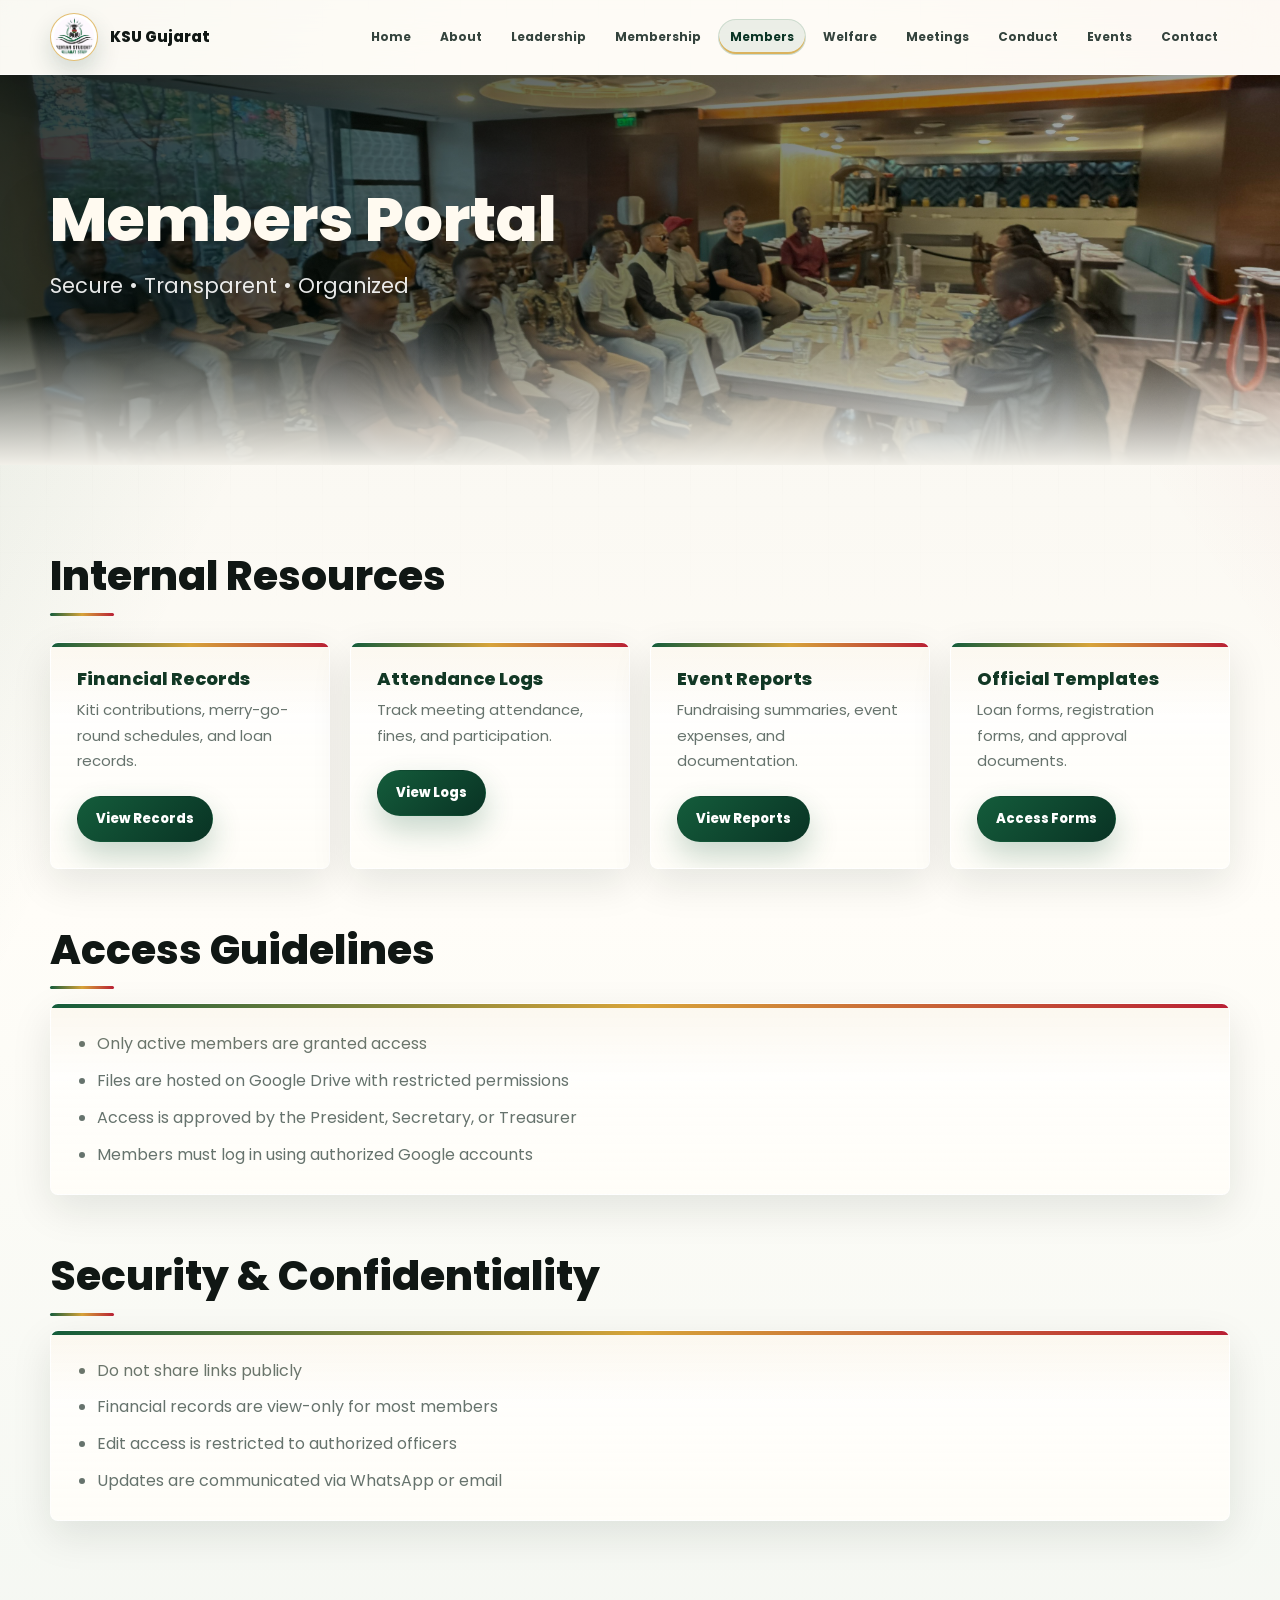
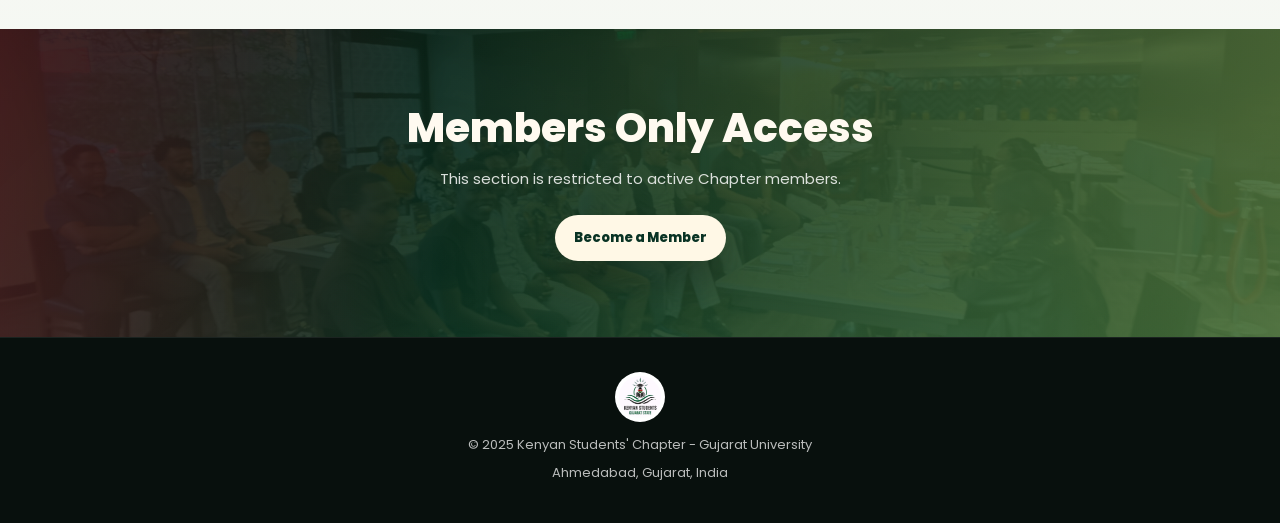
<file: members.html>
<!DOCTYPE html>
<html lang="en">
<head>
  <meta charset="UTF-8">
  <meta name="viewport" content="width=device-width, initial-scale=1.0">

  <!-- Font -->
  <link href="https://fonts.googleapis.com/css2?family=Poppins:wght@300;400;600&display=swap" rel="stylesheet">

  <!-- CSS -->
  <link rel="stylesheet" href="styles.css">

  <title>Members Portal | Kenyan Students Chapter Gujarat State (KSC Gujarat)</title>
  <meta name="description" content="Access member resources, records, logs, reports, and forms for Kenyan Students Chapter Gujarat State (KSC Gujarat).">
  <meta name="keywords" content="KSC Gujarat members portal, Kenyan Students Chapter Gujarat State records, Kenyan student resources Gujarat">
  <link rel="canonical" href="https://kscgujarat.com/members.html">
  <meta property="og:title" content="Members Portal | Kenyan Students Chapter Gujarat State (KSC Gujarat)">
  <meta property="og:description" content="Access member resources, records, logs, reports, and forms for Kenyan Students Chapter Gujarat State (KSC Gujarat).">
  <meta property="og:url" content="https://kscgujarat.com/members.html">
  <meta property="og:type" content="website">
  <meta property="og:image" content="https://kscgujarat.com/images/logo.jpeg">
  <meta property="og:site_name" content="Kenyan Students Chapter Gujarat State (KSC Gujarat)">
  <meta name="twitter:card" content="summary">
  <meta name="twitter:title" content="Members Portal | Kenyan Students Chapter Gujarat State (KSC Gujarat)">
  <meta name="twitter:description" content="Access member resources, records, logs, reports, and forms for Kenyan Students Chapter Gujarat State (KSC Gujarat).">
  <meta name="twitter:image" content="https://kscgujarat.com/images/logo.jpeg">
  <link rel="icon" type="image/png" sizes="16x16" href="/favicon-16x16.png">
  <link rel="icon" type="image/png" sizes="32x32" href="/favicon-32x32.png">
  <link rel="apple-touch-icon" sizes="180x180" href="/apple-touch-icon.png">
</head>

<body>

<!-- NAVBAR -->
<nav class="navbar">
  <div class="nav-container">

    <!-- BRAND -->
    <div class="brand">
      <img src="images/logo.jpeg" class="logo">
      <span>KSU Gujarat</span>
    </div>

    <!-- NAV LINKS -->
    <div class="nav-links">
      <a href="index.html">Home</a>
      <a href="about.html">About</a>
      <a href="leadership.html">Leadership</a>
      <a href="membership.html">Membership</a>
      <a href="members.html">Members</a>
      <a href="welfare.html">Welfare</a>
      <a href="meetings.html">Meetings</a>
      <a href="conduct.html">Conduct</a>
      <a href="events.html">Events</a>
      <a href="contact.html">Contact</a>
    </div>

  </div>
</nav>
<!-- HERO -->
<section class="hero members-hero">
  <div class="overlay">
    <h1>Members Portal</h1>
    <p>Secure &bull; Transparent &bull; Organized</p>
  </div>
</section>

<!-- MAIN CONTENT -->
<section class="section">
  <div class="content">

    <h2>Internal Resources</h2>

    <div class="members-grid">

      <!-- FINANCIAL RECORDS -->
      <div class="members-card">
        <h3>Financial Records</h3>
        <p>Kiti contributions, merry-go-round schedules, and loan records.</p>
        <a href="https://docs.google.com/spreadsheets/d/1uIrradi-vKZoSxdmb_izMaLNIyVymBcWYqENbDEW5sY/edit?usp=sharing" class="btn">View Records</a>
      </div>

      <!-- ATTENDANCE -->
      <div class="members-card">
        <h3>Attendance Logs</h3>
        <p>Track meeting attendance, fines, and participation.</p>
        <a href="https://www.appsheet.com/start/903eaafb-d66a-4bdc-9a9e-8adc14f3e2f3" class="btn">View Logs</a>
      </div>

      <!-- EVENT REPORTS -->
      <div class="members-card">
        <h3>Event Reports</h3>
        <p>Fundraising summaries, event expenses, and documentation.</p>
        <a href="https://www.appsheet.com/start/6826dfe5-a009-43d9-9211-d10faab7c8ac?platform=desktop#appName=ChapterEventReportEntryResponses-333505949&vss=[base64]&view=Form%20Responses%201" class="btn">View Reports</a>
      </div>

      <!-- FORMS -->
      <div class="members-card">
        <h3>Official Templates</h3>
        <p>Loan forms, registration forms, and approval documents.</p>
        <a href="https://docs.google.com/forms/d/e/1FAIpQLSeflSEudHsrUFVN_MA8oGxEiFZ1rZHciAGdN31oVwb6xwbHsg/viewform?usp=header" class="btn">Access Forms</a>
      </div>

    </div>

    <h2>Access Guidelines</h2>

    <div class="card">
      <ul>
        <li>Only active members are granted access</li>
        <li>Files are hosted on Google Drive with restricted permissions</li>
        <li>Access is approved by the President, Secretary, or Treasurer</li>
        <li>Members must log in using authorized Google accounts</li>
      </ul>
    </div>

    <h2>Security & Confidentiality</h2>

    <div class="card">
      <ul>
        <li>Do not share links publicly</li>
        <li>Financial records are view-only for most members</li>
        <li>Edit access is restricted to authorized officers</li>
        <li>Updates are communicated via WhatsApp or email</li>
      </ul>
    </div>

  </div>
</section>

<!-- CTA -->
<section class="cta">
  <h2>Members Only Access</h2>
  <p>This section is restricted to active Chapter members.</p>
  <a href="membership.html" class="btn">Become a Member</a>
</section>

<!-- FOOTER -->
<footer>
  <img src="images/logo.jpeg" class="footer-logo">
  <p>&copy; 2025 Kenyan Students' Chapter - Gujarat University</p>
  <p>Ahmedabad, Gujarat, India</p>
</footer>

<script>
  const links = document.querySelectorAll(".nav-links a");
  const currentPage = window.location.pathname.split("/").pop();

  links.forEach(link => {
    const linkPage = link.getAttribute("href");

    if (linkPage === currentPage || (currentPage === "" && linkPage === "index.html")) {
      link.classList.add("active");
    }
  });
</script>

</body>
</html>
</file>
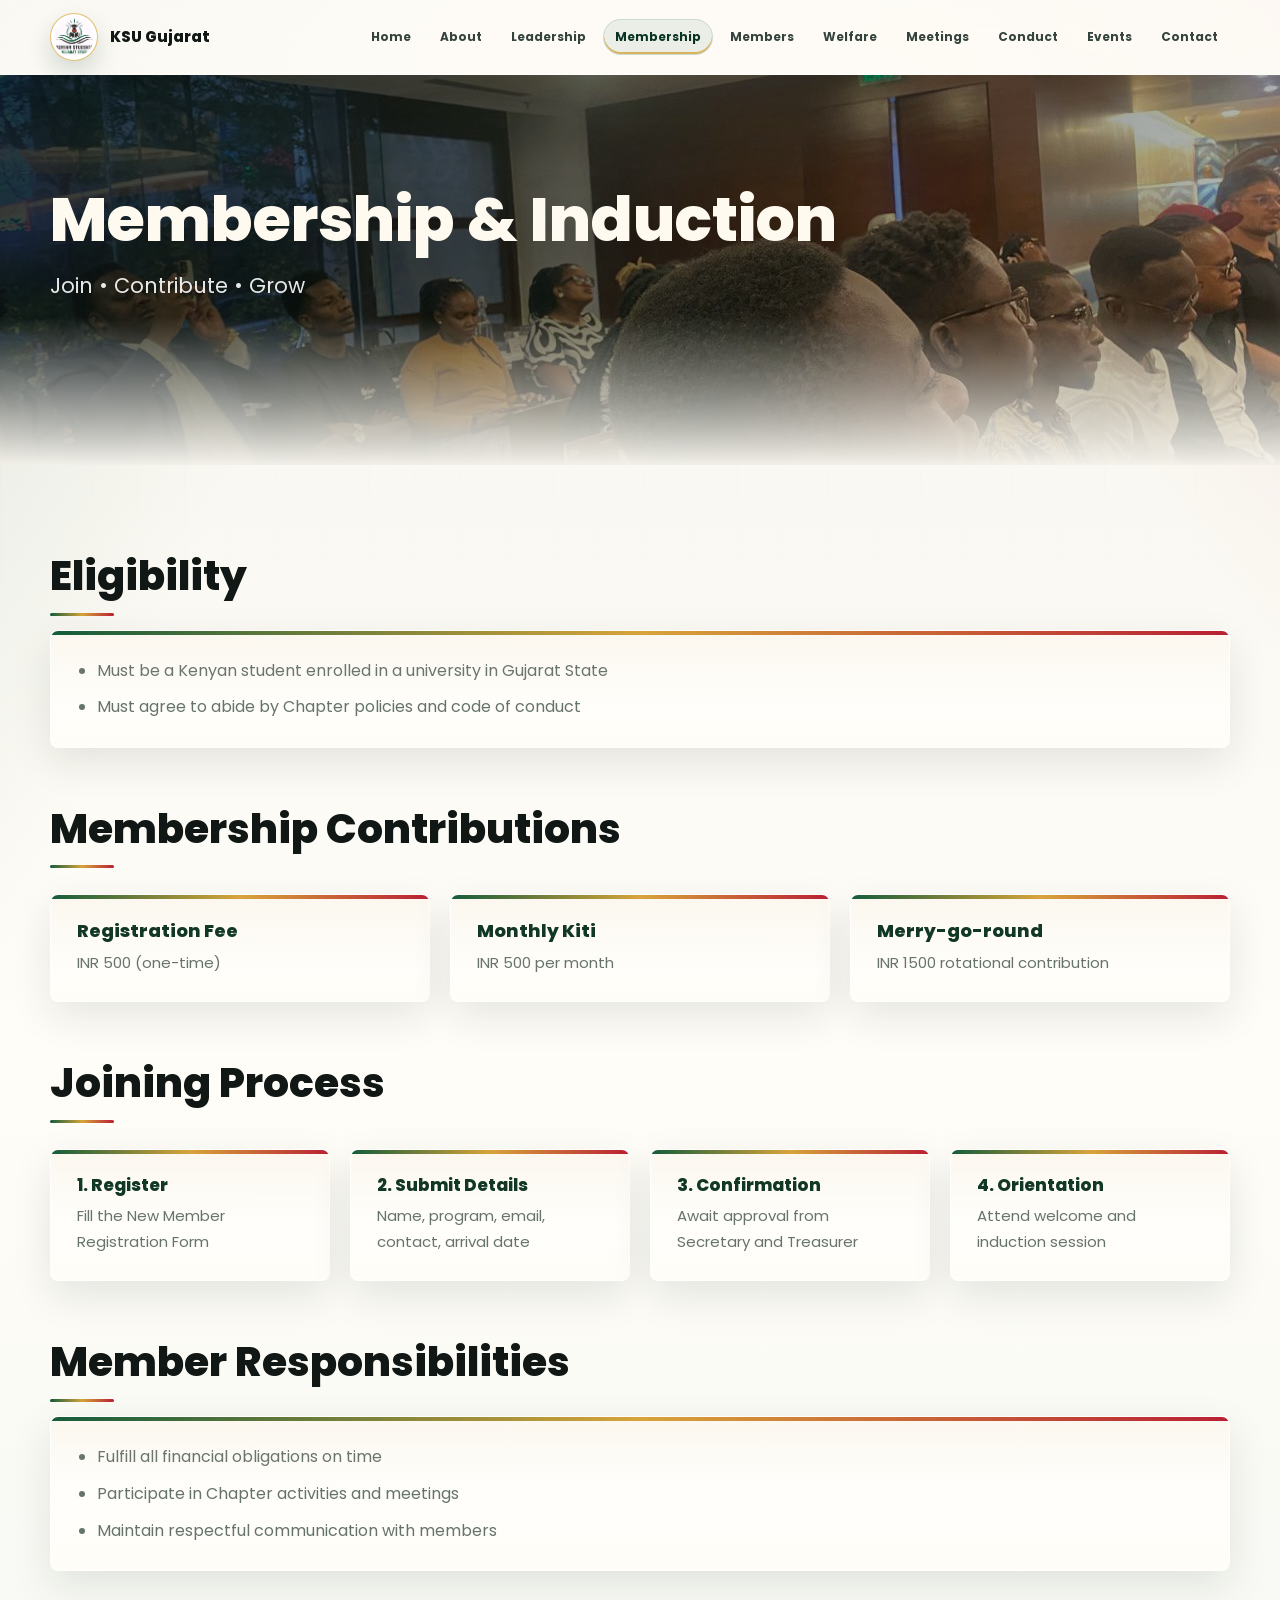
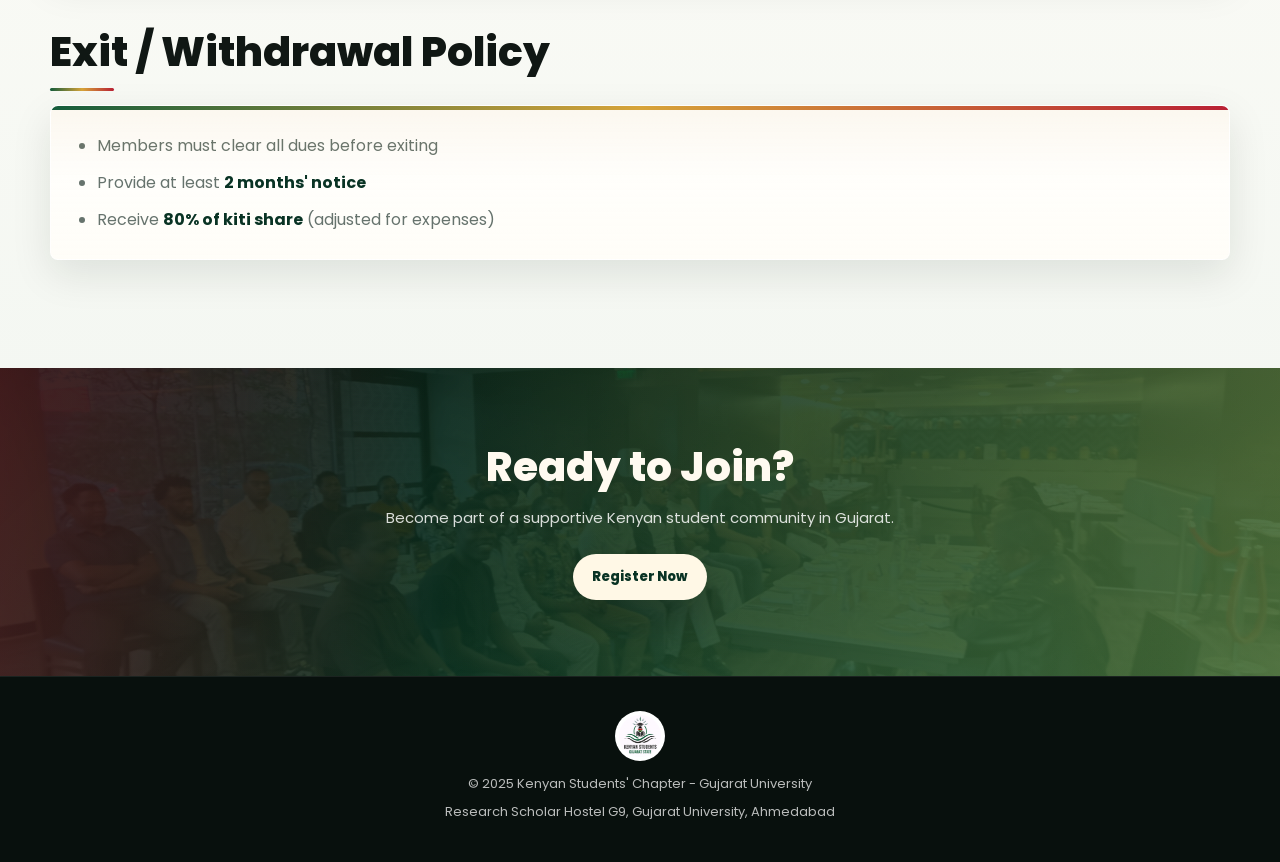
<file: membership.html>
<!DOCTYPE html>
<html lang="en">
<head>
  <meta charset="UTF-8">
  <meta name="viewport" content="width=device-width, initial-scale=1.0">

  <!-- Google Font -->
  <link href="https://fonts.googleapis.com/css2?family=Poppins:wght@300;400;600&display=swap" rel="stylesheet">

  <!-- CSS -->
  <link rel="stylesheet" href="styles.css">

  <title>Membership & Induction | Kenyan Students Chapter Gujarat State (KSC Gujarat)</title>
  <meta name="description" content="Find membership and induction information for Kenyan students joining Kenyan Students Chapter Gujarat State (KSC Gujarat).">
  <meta name="keywords" content="KSC Gujarat membership, Kenyan Students Chapter Gujarat State induction, Kenyan students Gujarat membership">
  <link rel="canonical" href="https://kscgujarat.com/membership.html">
  <meta property="og:title" content="Membership & Induction | Kenyan Students Chapter Gujarat State (KSC Gujarat)">
  <meta property="og:description" content="Find membership and induction information for Kenyan students joining Kenyan Students Chapter Gujarat State (KSC Gujarat).">
  <meta property="og:url" content="https://kscgujarat.com/membership.html">
  <meta property="og:type" content="website">
  <meta property="og:image" content="https://kscgujarat.com/images/logo.jpeg">
  <meta property="og:site_name" content="Kenyan Students Chapter Gujarat State (KSC Gujarat)">
  <meta name="twitter:card" content="summary">
  <meta name="twitter:title" content="Membership & Induction | Kenyan Students Chapter Gujarat State (KSC Gujarat)">
  <meta name="twitter:description" content="Find membership and induction information for Kenyan students joining Kenyan Students Chapter Gujarat State (KSC Gujarat).">
  <meta name="twitter:image" content="https://kscgujarat.com/images/logo.jpeg">
  <link rel="icon" type="image/png" sizes="16x16" href="/favicon-16x16.png">
  <link rel="icon" type="image/png" sizes="32x32" href="/favicon-32x32.png">
  <link rel="apple-touch-icon" sizes="180x180" href="/apple-touch-icon.png">
</head>

<body>

<!-- NAVBAR -->
<nav class="navbar">
  <div class="nav-container">

    <!-- BRAND -->
    <div class="brand">
      <img src="images/logo.jpeg" class="logo">
      <span>KSU Gujarat</span>
    </div>

    <!-- NAV LINKS -->
    <div class="nav-links">
      <a href="index.html">Home</a>
      <a href="about.html">About</a>
      <a href="leadership.html">Leadership</a>
      <a href="membership.html">Membership</a>
      <a href="members.html">Members</a>
      <a href="welfare.html">Welfare</a>
      <a href="meetings.html">Meetings</a>
      <a href="conduct.html">Conduct</a>
      <a href="events.html">Events</a>
      <a href="contact.html">Contact</a>
    </div>

  </div>
</nav>
<!-- HERO -->
<section class="hero membership-hero">
  <div class="overlay">
    <h1>Membership & Induction</h1>
    <p>Join &bull; Contribute &bull; Grow</p>
  </div>
</section>

<!-- MAIN CONTENT -->
<section class="section">
  <div class="content">

    <h2>Eligibility</h2>
    <div class="card">
      <ul>
        <li>Must be a Kenyan student enrolled in a university in Gujarat State</li>
        <li>Must agree to abide by Chapter policies and code of conduct</li>
      </ul>
    </div>

    <h2>Membership Contributions</h2>

    <div class="grid">
      <div class="card">
        <h3>Registration Fee</h3>
        <p>INR 500 (one-time)</p>
      </div>

      <div class="card">
        <h3>Monthly Kiti</h3>
        <p>INR 500 per month</p>
      </div>

      <div class="card">
        <h3>Merry-go-round</h3>
        <p>INR 1500 rotational contribution</p>
      </div>
    </div>

    <h2>Joining Process</h2>

    <div class="steps">

      <div class="step">
        <h3>1. Register</h3>
        <p>Fill the New Member Registration Form</p>
      </div>

      <div class="step">
        <h3>2. Submit Details</h3>
        <p>Name, program, email, contact, arrival date</p>
      </div>

      <div class="step">
        <h3>3. Confirmation</h3>
        <p>Await approval from Secretary and Treasurer</p>
      </div>

      <div class="step">
        <h3>4. Orientation</h3>
        <p>Attend welcome and induction session</p>
      </div>

    </div>

    <h2>Member Responsibilities</h2>

    <div class="card">
      <ul>
        <li>Fulfill all financial obligations on time</li>
        <li>Participate in Chapter activities and meetings</li>
        <li>Maintain respectful communication with members</li>
      </ul>
    </div>

    <h2>Exit / Withdrawal Policy</h2>

    <div class="card">
      <ul>
        <li>Members must clear all dues before exiting</li>
        <li>Provide at least <strong>2 months' notice</strong></li>
        <li>Receive <strong>80% of kiti share</strong> (adjusted for expenses)</li>
      </ul>
    </div>

  </div>
</section>

<!-- CTA -->
<section class="cta">
  <h2>Ready to Join?</h2>
  <p>Become part of a supportive Kenyan student community in Gujarat.</p>
  <a href="#" class="btn">Register Now</a>
</section>

<!-- FOOTER -->
<footer>
  <img src="images/logo.jpeg" class="footer-logo">
  <p>&copy; 2025 Kenyan Students' Chapter - Gujarat University</p>
  <p>Research Scholar Hostel G9, Gujarat University, Ahmedabad</p>
</footer>

<script>
  const links = document.querySelectorAll(".nav-links a");
  const currentPage = window.location.pathname.split("/").pop();

  links.forEach(link => {
    const linkPage = link.getAttribute("href");

    if (linkPage === currentPage || (currentPage === "" && linkPage === "index.html")) {
      link.classList.add("active");
    }
  });
</script>

</body>
</html>
</file>
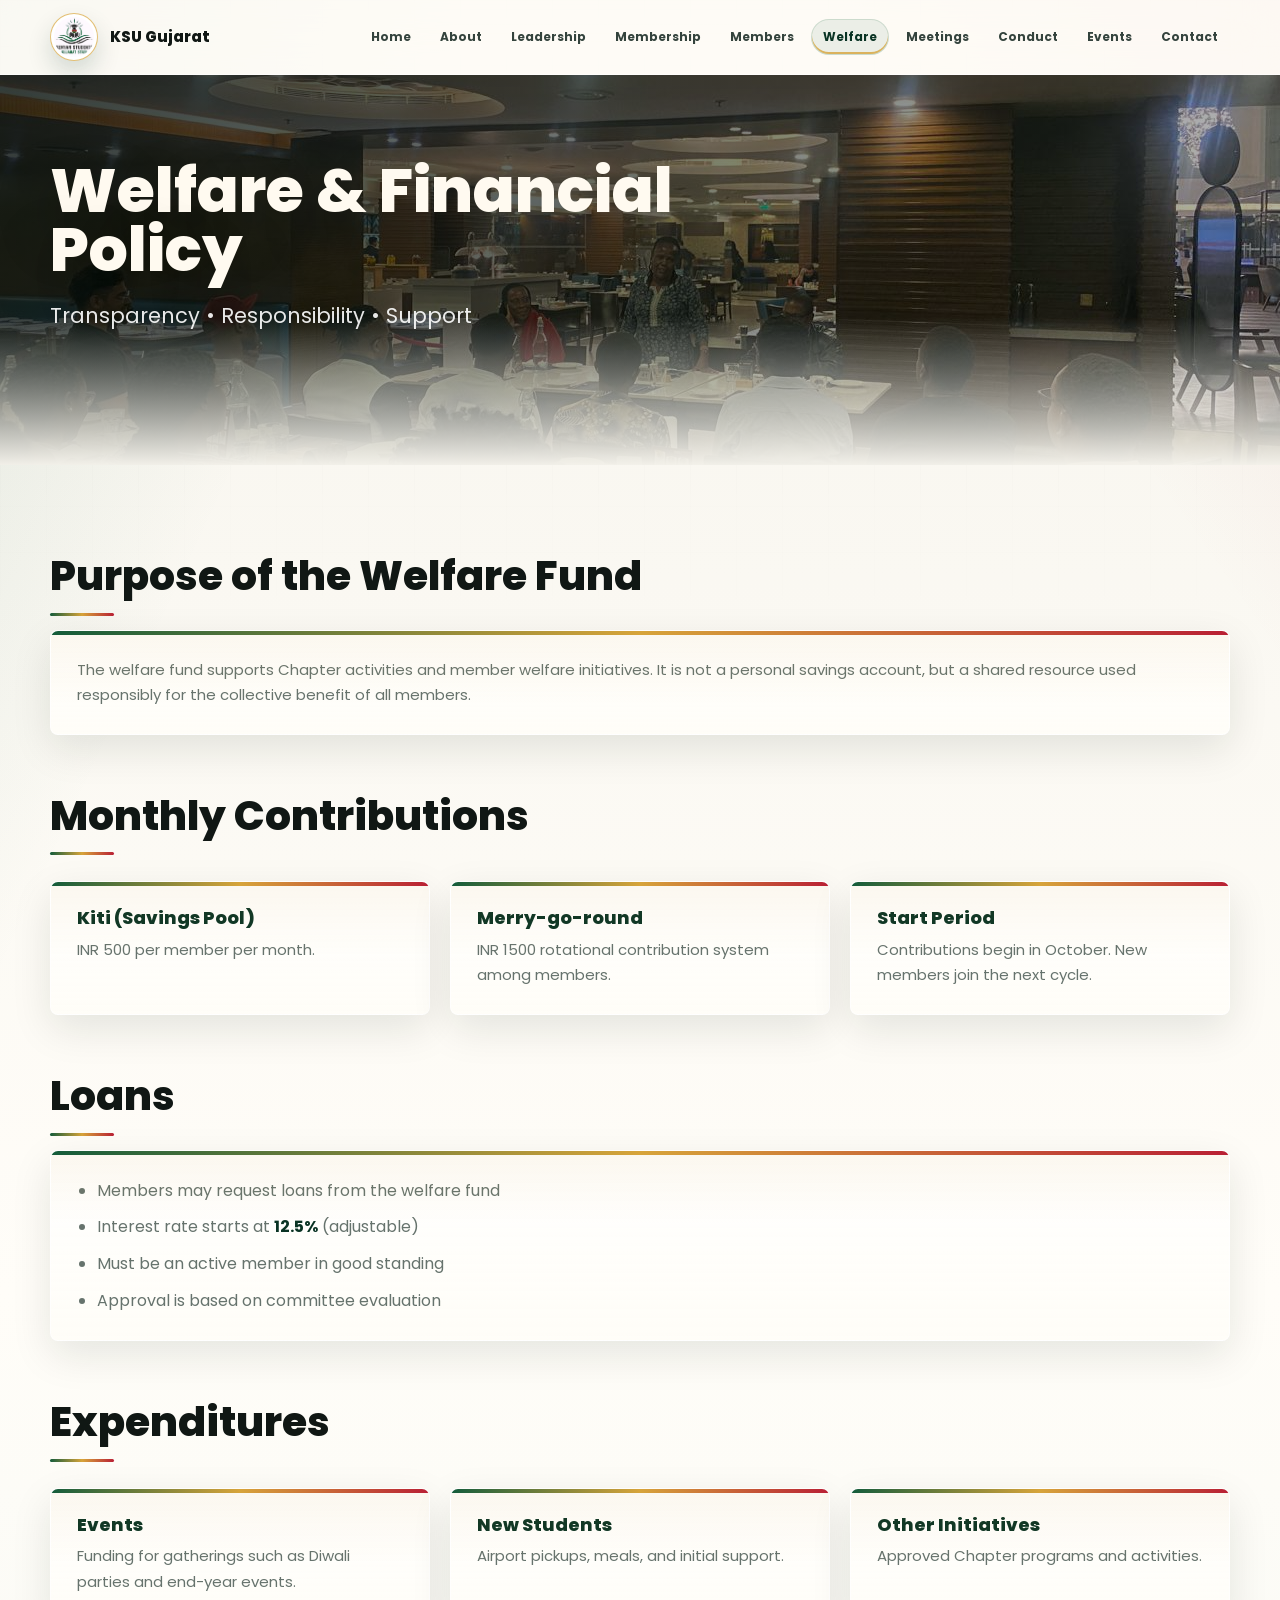
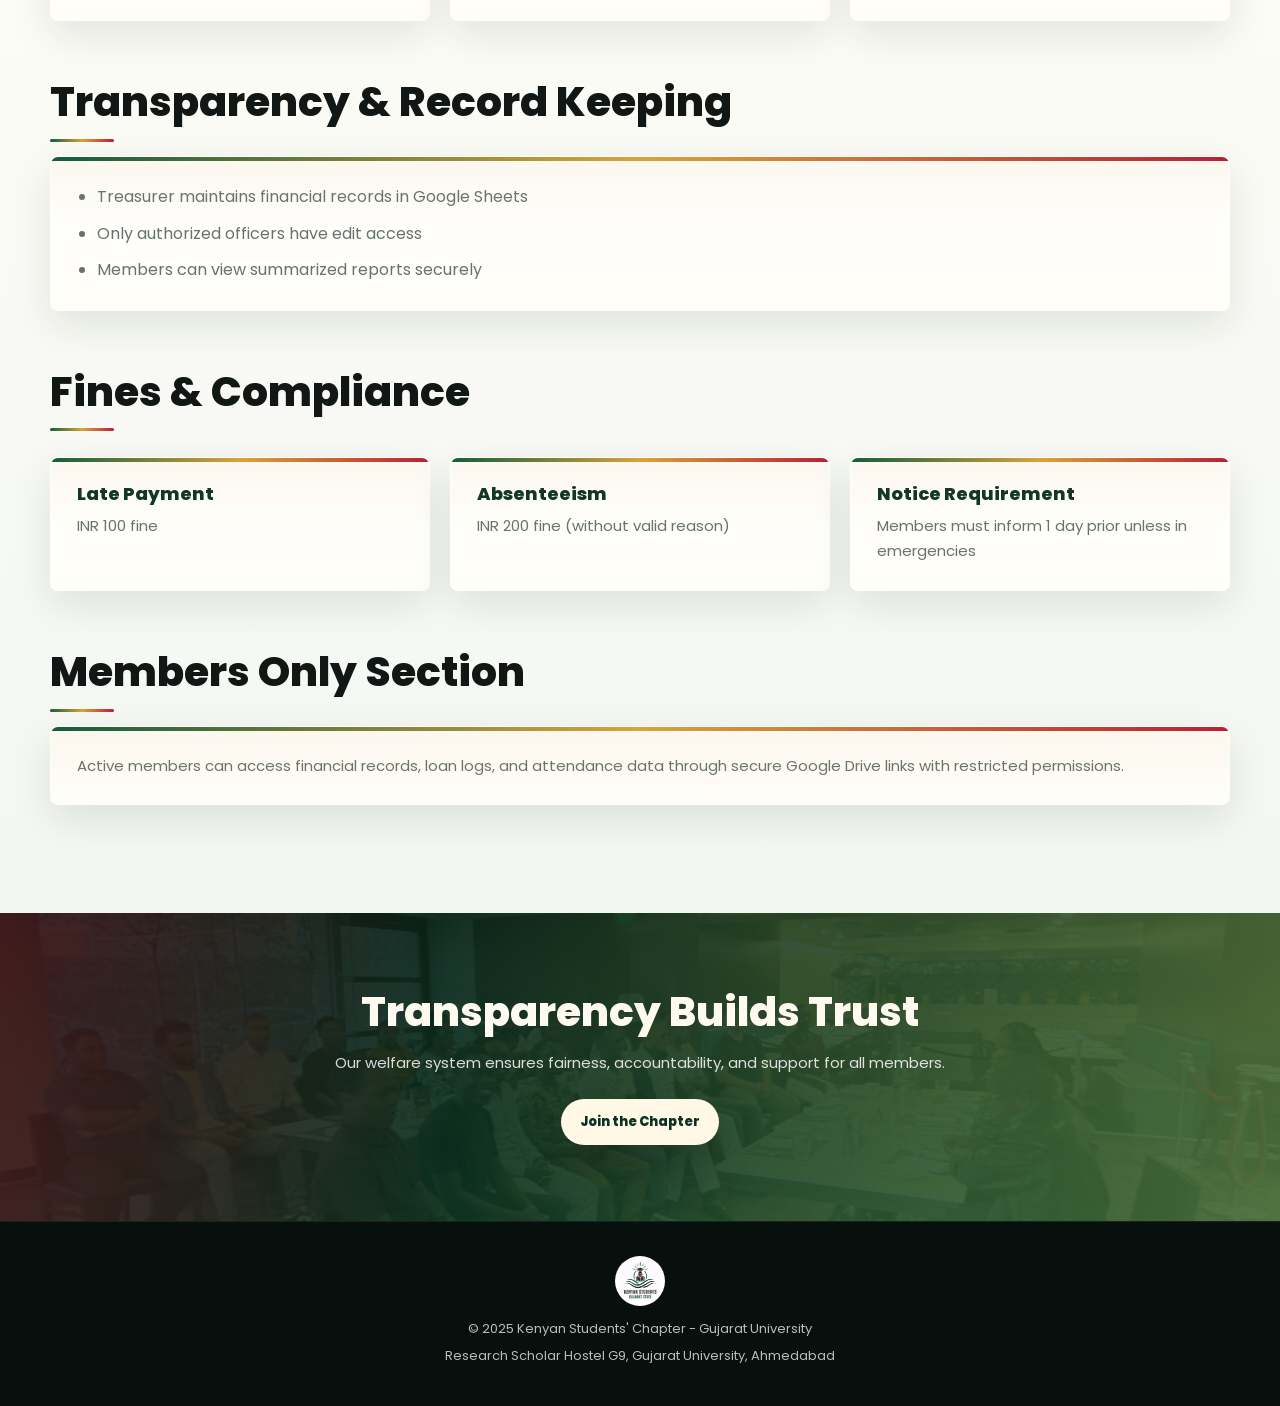
<file: welfare.html>
<!DOCTYPE html>
<html lang="en">
<head>
  <meta charset="UTF-8">
  <meta name="viewport" content="width=device-width, initial-scale=1.0">

  <!-- Google Font -->
  <link href="https://fonts.googleapis.com/css2?family=Poppins:wght@300;400;600&display=swap" rel="stylesheet">

  <!-- CSS -->
  <link rel="stylesheet" href="styles.css">

  <title>Welfare & Financial Policy | Kenyan Students Chapter Gujarat State (KSC Gujarat)</title>
  <meta name="description" content="Review welfare support and financial policy information for members of Kenyan Students Chapter Gujarat State (KSC Gujarat).">
  <meta name="keywords" content="KSC Gujarat welfare, Kenyan Students Chapter Gujarat State financial policy, Kenyan student support Gujarat">
  <link rel="canonical" href="https://kscgujarat.com/welfare.html">
  <meta property="og:title" content="Welfare & Financial Policy | Kenyan Students Chapter Gujarat State (KSC Gujarat)">
  <meta property="og:description" content="Review welfare support and financial policy information for members of Kenyan Students Chapter Gujarat State (KSC Gujarat).">
  <meta property="og:url" content="https://kscgujarat.com/welfare.html">
  <meta property="og:type" content="website">
  <meta property="og:image" content="https://kscgujarat.com/images/logo.jpeg">
  <meta property="og:site_name" content="Kenyan Students Chapter Gujarat State (KSC Gujarat)">
  <meta name="twitter:card" content="summary">
  <meta name="twitter:title" content="Welfare & Financial Policy | Kenyan Students Chapter Gujarat State (KSC Gujarat)">
  <meta name="twitter:description" content="Review welfare support and financial policy information for members of Kenyan Students Chapter Gujarat State (KSC Gujarat).">
  <meta name="twitter:image" content="https://kscgujarat.com/images/logo.jpeg">
  <link rel="icon" type="image/png" sizes="16x16" href="/favicon-16x16.png">
  <link rel="icon" type="image/png" sizes="32x32" href="/favicon-32x32.png">
  <link rel="apple-touch-icon" sizes="180x180" href="/apple-touch-icon.png">
</head>

<body>

<!-- NAVBAR -->
<nav class="navbar">
  <div class="nav-container">

    <!-- BRAND -->
    <div class="brand">
      <img src="images/logo.jpeg" class="logo">
      <span>KSU Gujarat</span>
    </div>

    <!-- NAV LINKS -->
    <div class="nav-links">
      <a href="index.html">Home</a>
      <a href="about.html">About</a>
      <a href="leadership.html">Leadership</a>
      <a href="membership.html">Membership</a>
      <a href="members.html">Members</a>
      <a href="welfare.html">Welfare</a>
      <a href="meetings.html">Meetings</a>
      <a href="conduct.html">Conduct</a>
      <a href="events.html">Events</a>
      <a href="contact.html">Contact</a>
    </div>

  </div>
</nav>
<!-- HERO -->
<section class="hero welfare-hero">
  <div class="overlay">
    <h1>Welfare & Financial Policy</h1>
    <p>Transparency &bull; Responsibility &bull; Support</p>
  </div>
</section>

<!-- MAIN CONTENT -->
<section class="section">
  <div class="content">

    <h2>Purpose of the Welfare Fund</h2>
    <div class="card">
      <p>
        The welfare fund supports Chapter activities and member welfare initiatives. 
        It is not a personal savings account, but a shared resource used responsibly 
        for the collective benefit of all members.
      </p>
    </div>

    <h2>Monthly Contributions</h2>
    <div class="grid">

      <div class="card">
        <h3>Kiti (Savings Pool)</h3>
        <p>INR 500 per member per month.</p>
      </div>

      <div class="card">
        <h3>Merry-go-round</h3>
        <p>INR 1500 rotational contribution system among members.</p>
      </div>

      <div class="card">
        <h3>Start Period</h3>
        <p>Contributions begin in October. New members join the next cycle.</p>
      </div>

    </div>

    <h2>Loans</h2>
    <div class="card">
      <ul>
        <li>Members may request loans from the welfare fund</li>
        <li>Interest rate starts at <strong>12.5%</strong> (adjustable)</li>
        <li>Must be an active member in good standing</li>
        <li>Approval is based on committee evaluation</li>
      </ul>
    </div>

    <h2>Expenditures</h2>
    <div class="grid">

      <div class="card">
        <h3>Events</h3>
        <p>Funding for gatherings such as Diwali parties and end-year events.</p>
      </div>

      <div class="card">
        <h3>New Students</h3>
        <p>Airport pickups, meals, and initial support.</p>
      </div>

      <div class="card">
        <h3>Other Initiatives</h3>
        <p>Approved Chapter programs and activities.</p>
      </div>

    </div>

    <h2>Transparency & Record Keeping</h2>
    <div class="card">
      <ul>
        <li>Treasurer maintains financial records in Google Sheets</li>
        <li>Only authorized officers have edit access</li>
        <li>Members can view summarized reports securely</li>
      </ul>
    </div>

    <h2>Fines & Compliance</h2>
    <div class="grid">

      <div class="card">
        <h3>Late Payment</h3>
        <p>INR 100 fine</p>
      </div>

      <div class="card">
        <h3>Absenteeism</h3>
        <p>INR 200 fine (without valid reason)</p>
      </div>

      <div class="card">
        <h3>Notice Requirement</h3>
        <p>Members must inform 1 day prior unless in emergencies</p>
      </div>

    </div>

    <h2>Members Only Section</h2>
    <div class="card">
      <p>
        Active members can access financial records, loan logs, and attendance data 
        through secure Google Drive links with restricted permissions.
      </p>
    </div>

  </div>
</section>

<!-- CTA -->
<section class="cta">
  <h2>Transparency Builds Trust</h2>
  <p>Our welfare system ensures fairness, accountability, and support for all members.</p>
  <a href="membership.html" class="btn">Join the Chapter</a>
</section>

<!-- FOOTER -->
<footer>
  <img src="images/logo.jpeg" class="footer-logo">
  <p>&copy; 2025 Kenyan Students' Chapter - Gujarat University</p>
  <p>Research Scholar Hostel G9, Gujarat University, Ahmedabad</p>
</footer>

<script>
  const links = document.querySelectorAll(".nav-links a");
  const currentPage = window.location.pathname.split("/").pop();

  links.forEach(link => {
    const linkPage = link.getAttribute("href");

    if (linkPage === currentPage || (currentPage === "" && linkPage === "index.html")) {
      link.classList.add("active");
    }
  });
</script>

</body>
</html>
</file>
<file: styles.css>
/* ===============================
   RESET & TOKENS
=============================== */
* {
  box-sizing: border-box;
  margin: 0;
  padding: 0;
}

:root {
  --ink: #101714;
  --ink-soft: #24332d;
  --muted: #66736d;
  --paper: #fffdf8;
  --canvas: #f6f4ed;
  --canvas-2: #eef4ef;
  --line: rgba(16, 23, 20, 0.1);
  --line-strong: rgba(16, 23, 20, 0.16);
  --green: #145c3b;
  --green-dark: #093324;
  --red: #b92034;
  --gold: #d7a43a;
  --white: #ffffff;
  --shadow: 0 24px 70px rgba(13, 29, 22, 0.15);
  --shadow-soft: 0 14px 40px rgba(13, 29, 22, 0.1);
  --radius: 8px;
  --max: 1180px;
}

html {
  scroll-behavior: smooth;
}

body {
  min-height: 100vh;
  overflow-x: hidden;
  font-family: "Poppins", Arial, sans-serif;
  background:
    linear-gradient(115deg, rgba(20, 92, 59, 0.1), transparent 26rem),
    linear-gradient(235deg, rgba(185, 32, 52, 0.08), transparent 24rem),
    linear-gradient(180deg, var(--canvas) 0%, var(--paper) 43%, var(--canvas-2) 100%);
  color: var(--ink);
  line-height: 1.7;
  text-rendering: optimizeLegibility;
}

body::before {
  content: "";
  position: fixed;
  inset: 0;
  z-index: -1;
  pointer-events: none;
  background-image:
    linear-gradient(rgba(16, 23, 20, 0.035) 1px, transparent 1px),
    linear-gradient(90deg, rgba(16, 23, 20, 0.035) 1px, transparent 1px);
  background-size: 46px 46px;
  mask-image: linear-gradient(180deg, rgba(0, 0, 0, 0.7), transparent 72%);
}

img {
  display: block;
  max-width: 100%;
}

a {
  color: inherit;
}

ul {
  padding-left: 1.25rem;
}

li {
  color: var(--muted);
}

li + li {
  margin-top: 0.6rem;
}

/* ===============================
   NAVBAR
=============================== */
.navbar {
  position: sticky;
  top: 0;
  z-index: 1000;
  border-bottom: 1px solid rgba(255, 255, 255, 0.62);
  background: rgba(255, 253, 248, 0.82);
  box-shadow: 0 12px 38px rgba(8, 18, 14, 0.08);
  backdrop-filter: blur(20px) saturate(1.25);
}

.nav-container {
  width: min(var(--max), calc(100% - 44px));
  margin: 0 auto;
  padding: 13px 0;
  display: flex;
  align-items: center;
  justify-content: space-between;
  gap: 22px;
}

.brand {
  display: inline-flex;
  align-items: center;
  gap: 12px;
  flex: 0 0 auto;
  text-decoration: none;
}

.logo {
  width: 48px;
  height: 48px;
  object-fit: cover;
  border: 1px solid rgba(215, 164, 58, 0.7);
  border-radius: 50%;
  padding: 3px;
  background: var(--white);
  box-shadow: 0 12px 24px rgba(9, 51, 36, 0.16);
}

.brand span {
  color: var(--ink);
  font-size: 15px;
  font-weight: 800;
  letter-spacing: 0;
  white-space: nowrap;
}

.nav-links {
  display: flex;
  justify-content: flex-end;
  align-items: center;
  flex-wrap: wrap;
  gap: 5px;
}

.nav-links a {
  position: relative;
  min-height: 34px;
  border: 1px solid transparent;
  border-radius: 999px;
  padding: 7px 11px;
  color: #34433d;
  font-size: 12px;
  font-weight: 700;
  text-decoration: none;
  transition: color 0.2s ease, background 0.2s ease, border-color 0.2s ease, transform 0.2s ease;
}

.nav-links a:hover,
.nav-links a.active {
  color: var(--green-dark);
  border-color: rgba(20, 92, 59, 0.14);
  background: rgba(20, 92, 59, 0.08);
}

.nav-links a.active {
  box-shadow: inset 0 -2px 0 rgba(215, 164, 58, 0.8);
}

/* ===============================
   HERO
=============================== */
.hero {
  position: relative;
  min-height: 390px;
  display: flex;
  align-items: center;
  overflow: hidden;
  isolation: isolate;
  background-position: center;
  background-size: cover;
}

.hero::after {
  content: "";
  position: absolute;
  inset: auto 0 0;
  height: 38%;
  z-index: -1;
  background: linear-gradient(180deg, transparent, rgba(246, 244, 237, 0.98));
}

.home-hero {
  min-height: min(800px, 86svh);
}

.overlay {
  width: min(var(--max), calc(100% - 44px));
  margin: 0 auto;
  padding: 72px 0 92px;
  color: var(--white);
  text-align: left;
}

.overlay > div {
  max-width: 800px;
}

.overlay h1 {
  max-width: 840px;
  margin-bottom: 18px;
  color: #fffaf0;
  font-size: clamp(42px, 7vw, 88px);
  font-weight: 800;
  line-height: 0.96;
  letter-spacing: 0;
  text-shadow: 0 22px 55px rgba(0, 0, 0, 0.36);
}

.hero:not(.home-hero) .overlay h1 {
  max-width: 800px;
  font-size: clamp(36px, 5.5vw, 62px);
}

.overlay p {
  max-width: 680px;
  margin-bottom: 26px;
  color: rgba(255, 255, 255, 0.9);
  font-size: clamp(16px, 2vw, 21px);
  font-weight: 400;
}

.home-hero .overlay p {
  border-left: 3px solid var(--gold);
  padding-left: 18px;
}

.hero-actions {
  display: flex;
  align-items: center;
  flex-wrap: wrap;
  gap: 12px;
}

.hero-kicker,
.eyebrow {
  display: inline-flex;
  align-items: center;
  margin-bottom: 16px;
  color: #ffe08b;
  font-size: 12px;
  font-weight: 800;
  letter-spacing: 0.14em;
  text-transform: uppercase;
}

/* ===============================
   HERO BACKGROUNDS
=============================== */
.home-hero {
  background:
    linear-gradient(90deg, rgba(4, 14, 10, 0.84), rgba(4, 14, 10, 0.5) 53%, rgba(4, 14, 10, 0.16)),
    linear-gradient(0deg, rgba(4, 14, 10, 0.54), transparent 45%),
    url("images/home.jpeg") center/cover no-repeat;
}

.about-hero { background: linear-gradient(90deg, rgba(4, 14, 10, 0.8), rgba(4, 14, 10, 0.3)), url("images/about.jpeg") center/cover no-repeat; }
.leadership-hero { background: linear-gradient(90deg, rgba(4, 14, 10, 0.8), rgba(4, 14, 10, 0.3)), url("images/leadership.jpeg") center/cover no-repeat; }
.membership-hero { background: linear-gradient(90deg, rgba(4, 14, 10, 0.8), rgba(4, 14, 10, 0.3)), url("images/membership.jpeg") center/cover no-repeat; }
.welfare-hero { background: linear-gradient(90deg, rgba(4, 14, 10, 0.8), rgba(4, 14, 10, 0.3)), url("images/welfare.jpeg") center/cover no-repeat; }
.meetings-hero { background: linear-gradient(90deg, rgba(4, 14, 10, 0.8), rgba(4, 14, 10, 0.3)), url("images/meetings.jpeg") center/cover no-repeat; }
.conduct-hero { background: linear-gradient(90deg, rgba(4, 14, 10, 0.8), rgba(4, 14, 10, 0.3)), url("images/conduct.jpeg") center/cover no-repeat; }
.events-hero { background: linear-gradient(90deg, rgba(4, 14, 10, 0.8), rgba(4, 14, 10, 0.3)), url("images/events.jpeg") center/cover no-repeat; }
.contact-hero { background: linear-gradient(90deg, rgba(4, 14, 10, 0.8), rgba(4, 14, 10, 0.3)), url("images/contact.jpeg") center/cover no-repeat; }
.members-hero { background: linear-gradient(90deg, rgba(4, 14, 10, 0.8), rgba(4, 14, 10, 0.3)), url("images/members.jpeg") center/cover no-repeat; }

/* ===============================
   LAYOUT
=============================== */
.section {
  padding: 88px 22px;
}

.section.light {
  border-block: 1px solid rgba(16, 23, 20, 0.08);
  background:
    linear-gradient(135deg, rgba(20, 92, 59, 0.08), rgba(215, 164, 58, 0.1)),
    rgba(255, 253, 248, 0.86);
}

.content {
  width: min(var(--max), 100%);
  margin: 0 auto;
}

body > .content {
  padding: 86px 22px;
}

.content > h2:not(:first-child) {
  margin-top: 58px;
}

.intro-panel,
.split-section {
  display: grid;
  grid-template-columns: minmax(0, 1fr) minmax(310px, 0.92fr);
  gap: 46px;
  align-items: center;
}

.split-section {
  align-items: start;
}

.intro-copy {
  max-width: 720px;
}

.feature-media {
  min-height: 380px;
  overflow: hidden;
  border: 1px solid rgba(255, 255, 255, 0.66);
  border-radius: var(--radius);
  background:
    linear-gradient(180deg, rgba(5, 16, 12, 0.02), rgba(5, 16, 12, 0.52)),
    url("images/events.jpeg") center/cover no-repeat;
  box-shadow: var(--shadow);
}

.feature-media.home {
  background:
    linear-gradient(180deg, rgba(5, 16, 12, 0.02), rgba(5, 16, 12, 0.54)),
    url("images/embassy1.jpeg") center/cover no-repeat;
}

/* ===============================
   TYPE
=============================== */
h1,
h2,
h3 {
  color: var(--ink);
  line-height: 1.14;
  letter-spacing: 0;
}

h2 {
  margin-bottom: 14px;
  font-size: clamp(28px, 3.2vw, 44px);
  font-weight: 800;
}

h2::after {
  content: "";
  display: block;
  width: 64px;
  height: 3px;
  margin-top: 13px;
  border-radius: 999px;
  background: linear-gradient(90deg, var(--green), var(--gold), var(--red));
}

.cta h2::after,
footer h2::after {
  display: none;
}

h3 {
  margin-bottom: 8px;
  font-size: 18px;
  font-weight: 800;
}

p {
  margin-bottom: 12px;
  color: var(--muted);
  font-size: 15px;
}

.lead {
  color: #415049;
  font-size: clamp(17px, 2vw, 20px);
}

.section-label {
  display: inline-block;
  margin-bottom: 10px;
  color: var(--red);
  font-size: 12px;
  font-weight: 800;
  letter-spacing: 0.13em;
  text-transform: uppercase;
}

strong {
  color: var(--green-dark);
}

/* ===============================
   CARDS & GRIDS
=============================== */
.grid,
.contact-grid,
.members-grid {
  display: grid;
  grid-template-columns: repeat(auto-fit, minmax(245px, 1fr));
  gap: 20px;
  margin-top: 26px;
}

.events-grid {
  display: grid;
  grid-template-columns: repeat(4, 1fr);
  gap: 20px;
  margin-top: 26px;
}

.card,
.contact-card,
.members-card,
.step {
  position: relative;
  min-height: 100%;
  overflow: hidden;
  border: 1px solid rgba(255, 255, 255, 0.72);
  border-radius: var(--radius);
  padding: 26px;
  background:
    linear-gradient(180deg, rgba(255, 255, 255, 0.96), rgba(255, 253, 248, 0.88)),
    var(--paper);
  box-shadow: var(--shadow-soft);
  transition: transform 0.24s ease, box-shadow 0.24s ease, border-color 0.24s ease;
}

.card::before,
.contact-card::before,
.members-card::before,
.step::before {
  content: "";
  position: absolute;
  inset: 0 0 auto;
  height: 4px;
  background: linear-gradient(90deg, var(--green), var(--gold), var(--red));
}

.card::after,
.contact-card::after,
.members-card::after,
.step::after {
  content: "";
  position: absolute;
  inset: 4px 0 auto;
  height: 70px;
  pointer-events: none;
  background: linear-gradient(180deg, rgba(215, 164, 58, 0.08), transparent);
}

.card:hover,
.contact-card:hover,
.members-card:hover,
.step:hover {
  transform: translateY(-5px);
  border-color: rgba(20, 92, 59, 0.24);
  box-shadow: 0 28px 62px rgba(13, 29, 22, 0.16);
}

.card h3,
.contact-card h3,
.members-card h3,
.step h3 {
  color: var(--green-dark);
}

.card p:last-child,
.contact-card p:last-child,
.members-card p:last-child,
.step p:last-child {
  margin-bottom: 0;
}

.steps {
  display: grid;
  grid-template-columns: repeat(4, 1fr);
  gap: 20px;
  margin-top: 26px;
}

.step h3 {
  font-size: 17px;
}

.feature-list {
  display: grid;
  gap: 14px;
  margin-top: 24px;
}

.feature-list .card {
  display: grid;
  grid-template-columns: auto 1fr;
  gap: 16px;
  align-items: start;
}

.icon-badge {
  display: inline-grid;
  width: 42px;
  height: 42px;
  place-items: center;
  border-radius: 50%;
  background: linear-gradient(135deg, var(--green), var(--green-dark));
  color: #fff8e6;
  font-size: 12px;
  font-weight: 800;
  box-shadow: 0 12px 24px rgba(20, 92, 59, 0.25);
}

/* ===============================
   PROFILE
=============================== */
.profile-card {
  text-align: center;
}

.profile-img {
  width: 122px;
  height: 122px;
  margin: 0 auto 18px;
  border: 5px solid var(--paper);
  border-radius: 50%;
  object-fit: cover;
  outline: 1px solid rgba(215, 164, 58, 0.9);
  box-shadow: 0 18px 34px rgba(13, 29, 22, 0.18);
}

/* ===============================
   BUTTONS & LINKS
=============================== */
.btn,
.contact-link {
  display: inline-flex;
  align-items: center;
  justify-content: center;
  min-height: 44px;
  margin-top: 10px;
  border: 1px solid transparent;
  border-radius: 999px;
  padding: 11px 18px;
  background: linear-gradient(135deg, var(--green), var(--green-dark));
  color: var(--white);
  font-size: 13px;
  font-weight: 800;
  text-decoration: none;
  box-shadow: 0 14px 30px rgba(20, 92, 59, 0.24);
  transition: transform 0.2s ease, box-shadow 0.2s ease, background 0.2s ease;
}

.btn:hover,
.contact-link:hover {
  transform: translateY(-2px);
  box-shadow: 0 20px 38px rgba(20, 92, 59, 0.3);
}

.btn.secondary {
  border-color: rgba(255, 255, 255, 0.62);
  background: rgba(255, 255, 255, 0.12);
  box-shadow: none;
}

.contact-link {
  margin-right: 8px;
  margin-bottom: 8px;
  border-color: rgba(215, 164, 58, 0.44);
  background: #fff8e6;
  color: var(--green-dark);
  box-shadow: none;
}

/* ===============================
   EVENTS
=============================== */
.event-card-modern {
  position: relative;
  min-height: 285px;
  overflow: hidden;
  border: 1px solid rgba(255, 255, 255, 0.7);
  border-radius: var(--radius);
  background: #102018;
  box-shadow: var(--shadow-soft);
}

.event-card-modern img {
  width: 100%;
  height: 100%;
  min-height: 285px;
  object-fit: cover;
  transition: transform 0.55s ease, filter 0.55s ease;
}

.event-overlay {
  position: absolute;
  inset: auto 0 0;
  padding: 64px 20px 20px;
  background: linear-gradient(180deg, transparent, rgba(3, 12, 8, 0.92));
  color: var(--white);
}

.event-overlay h3 {
  color: var(--white);
  font-size: 18px;
}

.event-overlay p {
  color: rgba(255, 255, 255, 0.84);
  font-size: 13px;
}

.event-card-modern:hover img {
  transform: scale(1.06);
  filter: saturate(1.08) contrast(1.03);
}

/* ===============================
   COMMUNITY STORYTELLING
=============================== */
.community-journey,
.member-spotlight,
.celebration-feature,
.community-moment {
  margin-top: 76px;
}

.story-heading {
  max-width: 760px;
  margin-bottom: 28px;
}

.journey-timeline {
  display: grid;
  grid-template-columns: repeat(6, 1fr);
  gap: 18px;
}

.journey-moment {
  position: relative;
  min-height: 360px;
  grid-column: span 3;
  overflow: hidden;
  border: 1px solid rgba(255, 255, 255, 0.74);
  border-radius: var(--radius);
  background: #102018;
  box-shadow: var(--shadow-soft);
}

.journey-moment.is-wide {
  grid-column: span 6;
  min-height: 420px;
}

.journey-image,
.spotlight-media,
.celebration-media,
.moment-media {
  position: relative;
  overflow: hidden;
  min-height: 100%;
  background: #102018;
}

.journey-image {
  position: absolute;
  inset: 0;
}

.journey-image img,
.spotlight-media img,
.celebration-media img,
.moment-media img {
  width: 100%;
  height: 100%;
  min-height: inherit;
  object-fit: cover;
  transform: scale(1.01);
  animation: editorialImageDrift 18s ease-in-out infinite alternate;
}

.journey-copy {
  position: absolute;
  inset: auto 0 0;
  padding: 86px 24px 24px;
  background: linear-gradient(180deg, transparent, rgba(4, 14, 10, 0.94));
}

.journey-copy span,
.spotlight-role {
  display: inline-block;
  margin-bottom: 8px;
  color: #ffe08b;
  font-size: 12px;
  font-weight: 800;
  letter-spacing: 0.12em;
  text-transform: uppercase;
}

.journey-copy h3 {
  color: var(--white);
  font-size: clamp(20px, 2.2vw, 28px);
}

.journey-copy p {
  max-width: 580px;
  color: rgba(255, 255, 255, 0.84);
}

.member-spotlight {
  display: grid;
  grid-template-columns: minmax(280px, 0.88fr) minmax(0, 1.12fr);
  gap: 34px;
  align-items: stretch;
  padding: 22px;
  border: 1px solid rgba(255, 255, 255, 0.76);
  border-radius: var(--radius);
  background:
    linear-gradient(135deg, rgba(255, 255, 255, 0.98), rgba(255, 253, 248, 0.9)),
    var(--paper);
  box-shadow: var(--shadow);
}

.spotlight-media {
  min-height: 520px;
  display: grid;
  place-items: center;
  border-radius: var(--radius);
  background:
    linear-gradient(145deg, rgba(20, 92, 59, 0.94), rgba(9, 51, 36, 0.92)),
    url("images/members.jpeg") center/cover no-repeat;
  isolation: isolate;
}

.spotlight-media img {
  position: absolute;
  inset: 0;
}

.spotlight-media::before {
  content: "";
  position: absolute;
  inset: 0;
  z-index: 1;
  background:
    linear-gradient(180deg, rgba(4, 14, 10, 0.18), rgba(4, 14, 10, 0.72)),
    rgba(4, 14, 10, 0.08);
}

.spotlight-copy {
  align-self: center;
  padding: clamp(12px, 2vw, 26px);
}

.spotlight-role {
  color: var(--green);
}

.spotlight-copy blockquote {
  margin-top: 22px;
  border-left: 3px solid var(--gold);
  padding-left: 22px;
  color: #24332d;
  font-size: clamp(17px, 2vw, 22px);
  line-height: 1.65;
}

.celebration-feature,
.community-moment {
  display: grid;
  grid-template-columns: minmax(0, 0.88fr) minmax(320px, 1.12fr);
  gap: 32px;
  align-items: center;
}

.community-moment {
  grid-template-columns: minmax(320px, 1.05fr) minmax(0, 0.95fr);
}

.celebration-copy,
.moment-copy {
  padding: clamp(8px, 2vw, 22px) 0;
}

.celebration-copy p,
.moment-copy p {
  max-width: 640px;
  color: #415049;
  font-size: clamp(16px, 1.6vw, 18px);
}

.celebration-media,
.moment-media {
  min-height: 430px;
  border: 1px solid rgba(255, 255, 255, 0.76);
  border-radius: var(--radius);
  box-shadow: var(--shadow-soft);
}

.moment-media {
  min-height: 500px;
}

@keyframes editorialImageDrift {
  from {
    transform: scale(1.01) translate3d(0, 0, 0);
  }

  to {
    transform: scale(1.05) translate3d(0, -8px, 0);
  }
}

/* ===============================
   CTA & FOOTER
=============================== */
.cta {
  position: relative;
  overflow: hidden;
  margin-top: 20px;
  padding: 76px 22px;
  text-align: center;
  background:
    linear-gradient(135deg, rgba(4, 14, 10, 0.92), rgba(20, 92, 59, 0.9)),
    url("images/members.jpeg") center/cover no-repeat;
  color: var(--white);
}

.cta::before {
  content: "";
  position: absolute;
  inset: 0;
  background: linear-gradient(90deg, rgba(185, 32, 52, 0.28), transparent 34%, rgba(215, 164, 58, 0.24));
  pointer-events: none;
}

.cta > * {
  position: relative;
}

.cta h2 {
  color: #fffaf0;
}

.cta p {
  max-width: 640px;
  margin: 0 auto 14px;
  color: rgba(255, 255, 255, 0.84);
}

.cta .btn {
  background: #fff8e6;
  color: var(--green-dark);
  box-shadow: 0 18px 38px rgba(0, 0, 0, 0.24);
}

footer {
  padding: 34px 22px;
  border-top: 1px solid rgba(255, 255, 255, 0.08);
  background: #08100d;
  color: rgba(255, 255, 255, 0.74);
  text-align: center;
}

footer p {
  margin-bottom: 5px;
  color: rgba(255, 255, 255, 0.72);
  font-size: 13px;
}

.footer-logo {
  width: 50px;
  height: 50px;
  margin: 0 auto 12px;
  border-radius: 50%;
  padding: 4px;
  background: var(--white);
}

/* ===============================
   MOTION
=============================== */
.fade-in {
  opacity: 0;
  transform: translateY(18px);
  transition: opacity 0.55s ease, transform 0.55s ease;
}

.fade-in.show {
  opacity: 1;
  transform: translateY(0);
}

/* ===============================
   RESPONSIVE
=============================== */
@media (max-width: 1040px) {
  .nav-container {
    align-items: flex-start;
    flex-direction: column;
  }

  .nav-links {
    justify-content: flex-start;
  }

  .intro-panel,
  .split-section {
    grid-template-columns: 1fr;
  }

  .events-grid,
  .steps {
    grid-template-columns: repeat(2, 1fr);
  }

  .journey-timeline {
    grid-template-columns: repeat(2, 1fr);
  }

  .journey-moment,
  .journey-moment.is-wide {
    grid-column: span 1;
  }

  .member-spotlight,
  .celebration-feature,
  .community-moment {
    grid-template-columns: 1fr;
  }

  .community-moment .moment-media {
    order: 2;
  }

  .community-moment .moment-copy {
    order: 1;
  }
}

@media (max-width: 680px) {
  .nav-container {
    width: min(100% - 28px, var(--max));
    gap: 12px;
    padding: 11px 0;
  }

  .brand span {
    font-size: 14px;
  }

  .logo {
    width: 42px;
    height: 42px;
  }

  .nav-links {
    width: 100%;
    overflow-x: auto;
    flex-wrap: nowrap;
    justify-content: flex-start;
    padding-bottom: 5px;
    scrollbar-width: none;
  }

  .nav-links::-webkit-scrollbar {
    display: none;
  }

  .nav-links a {
    flex: 0 0 auto;
    white-space: nowrap;
  }

  .home-hero {
    min-height: 74svh;
  }

  .hero {
    min-height: 300px;
  }

  .overlay {
    width: min(100% - 28px, var(--max));
    padding: 48px 0 68px;
  }

  .overlay h1 {
    font-size: 40px;
  }

  .hero:not(.home-hero) .overlay h1 {
    font-size: 36px;
  }

  .section,
  body > .content {
    padding: 60px 14px;
  }

  .grid,
  .contact-grid,
  .members-grid,
  .events-grid,
  .steps {
    grid-template-columns: 1fr;
  }

  .card,
  .contact-card,
  .members-card,
  .step {
    padding: 22px;
  }

  .event-card-modern,
  .event-card-modern img {
    min-height: 260px;
  }

  .community-journey,
  .member-spotlight,
  .celebration-feature,
  .community-moment {
    margin-top: 56px;
  }

  .journey-timeline {
    grid-template-columns: 1fr;
  }

  .journey-moment,
  .journey-moment.is-wide {
    min-height: 320px;
  }

  .member-spotlight {
    gap: 18px;
    padding: 14px;
  }

  .spotlight-media,
  .celebration-media,
  .moment-media {
    min-height: 330px;
  }

  .spotlight-copy blockquote {
    padding-left: 16px;
  }

  .cta {
    padding: 62px 16px;
  }
}

@media (prefers-reduced-motion: reduce) {
  html {
    scroll-behavior: auto;
  }

  *,
  *::before,
  *::after {
    animation-duration: 0.001ms !important;
    animation-iteration-count: 1 !important;
    scroll-behavior: auto !important;
    transition-duration: 0.001ms !important;
  }

  .journey-image img,
  .spotlight-media img,
  .celebration-media img,
  .moment-media img {
    transform: none;
  }
}
</file>
